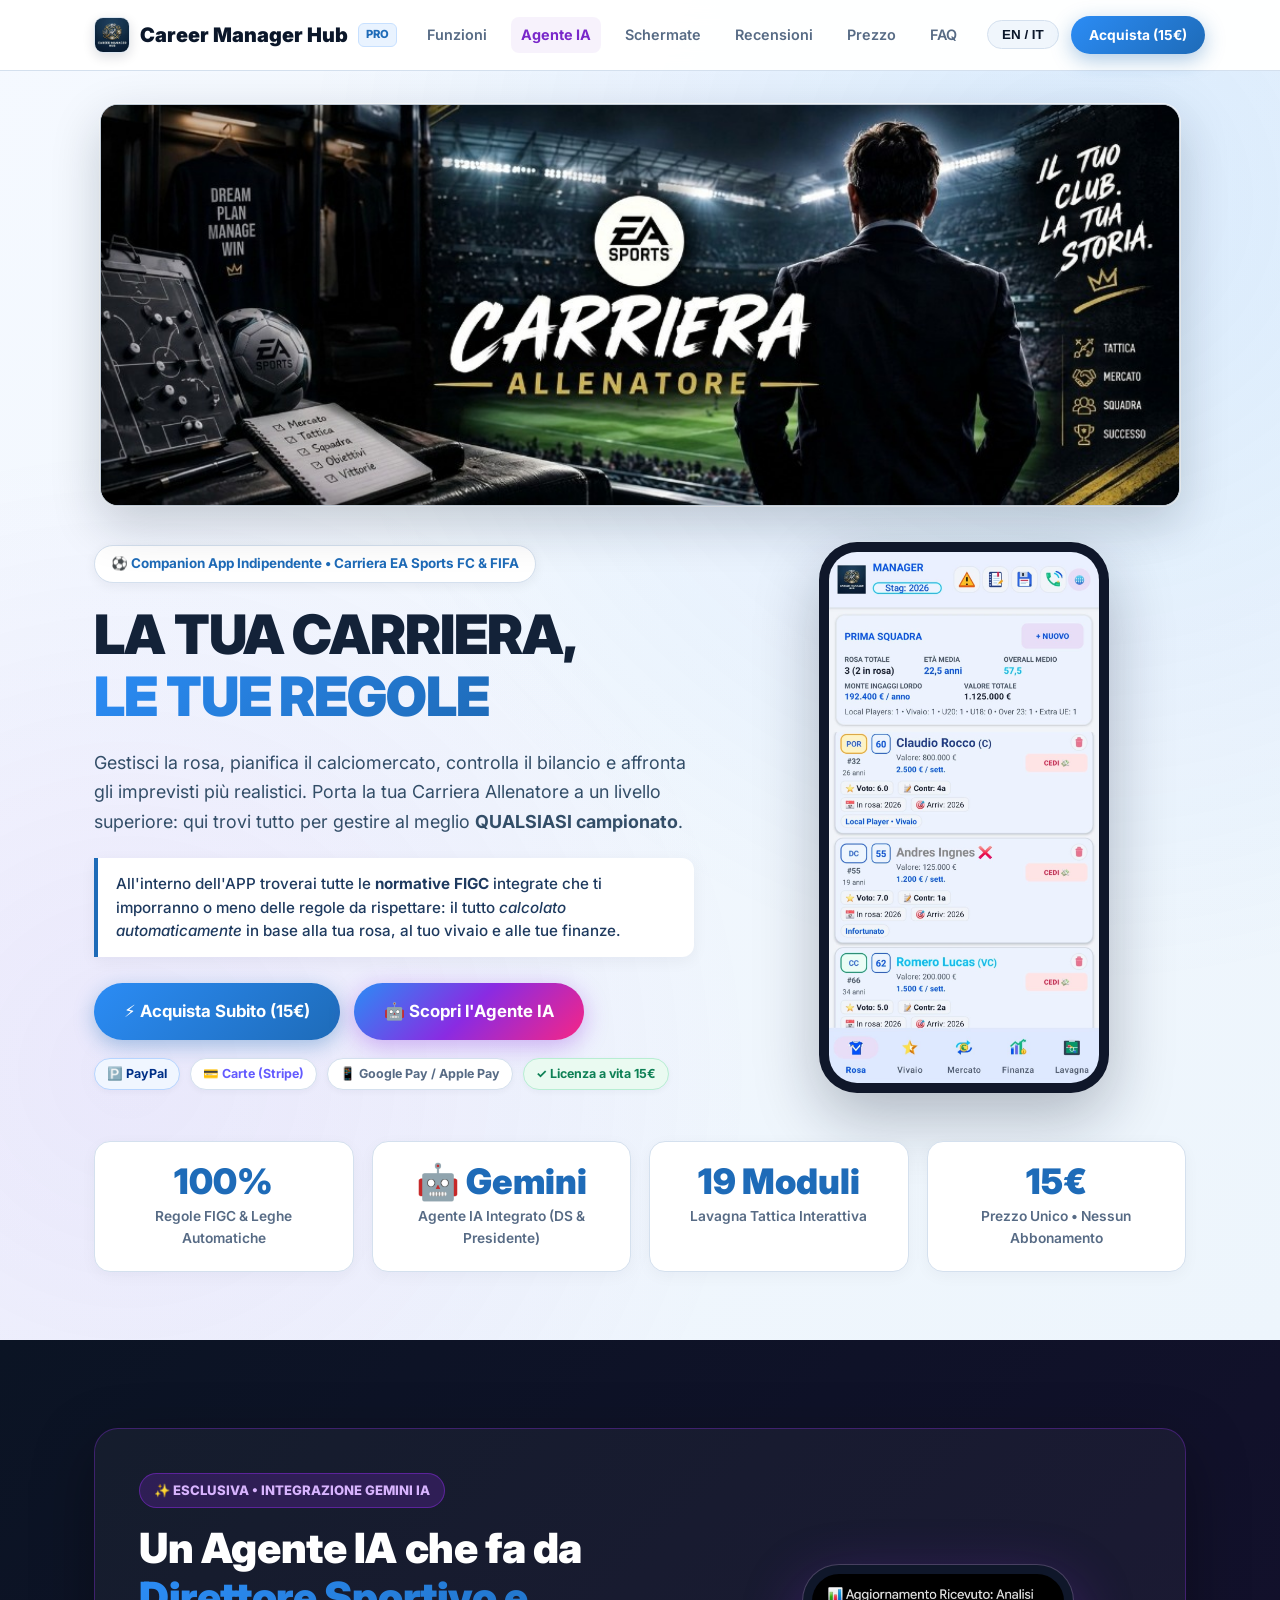
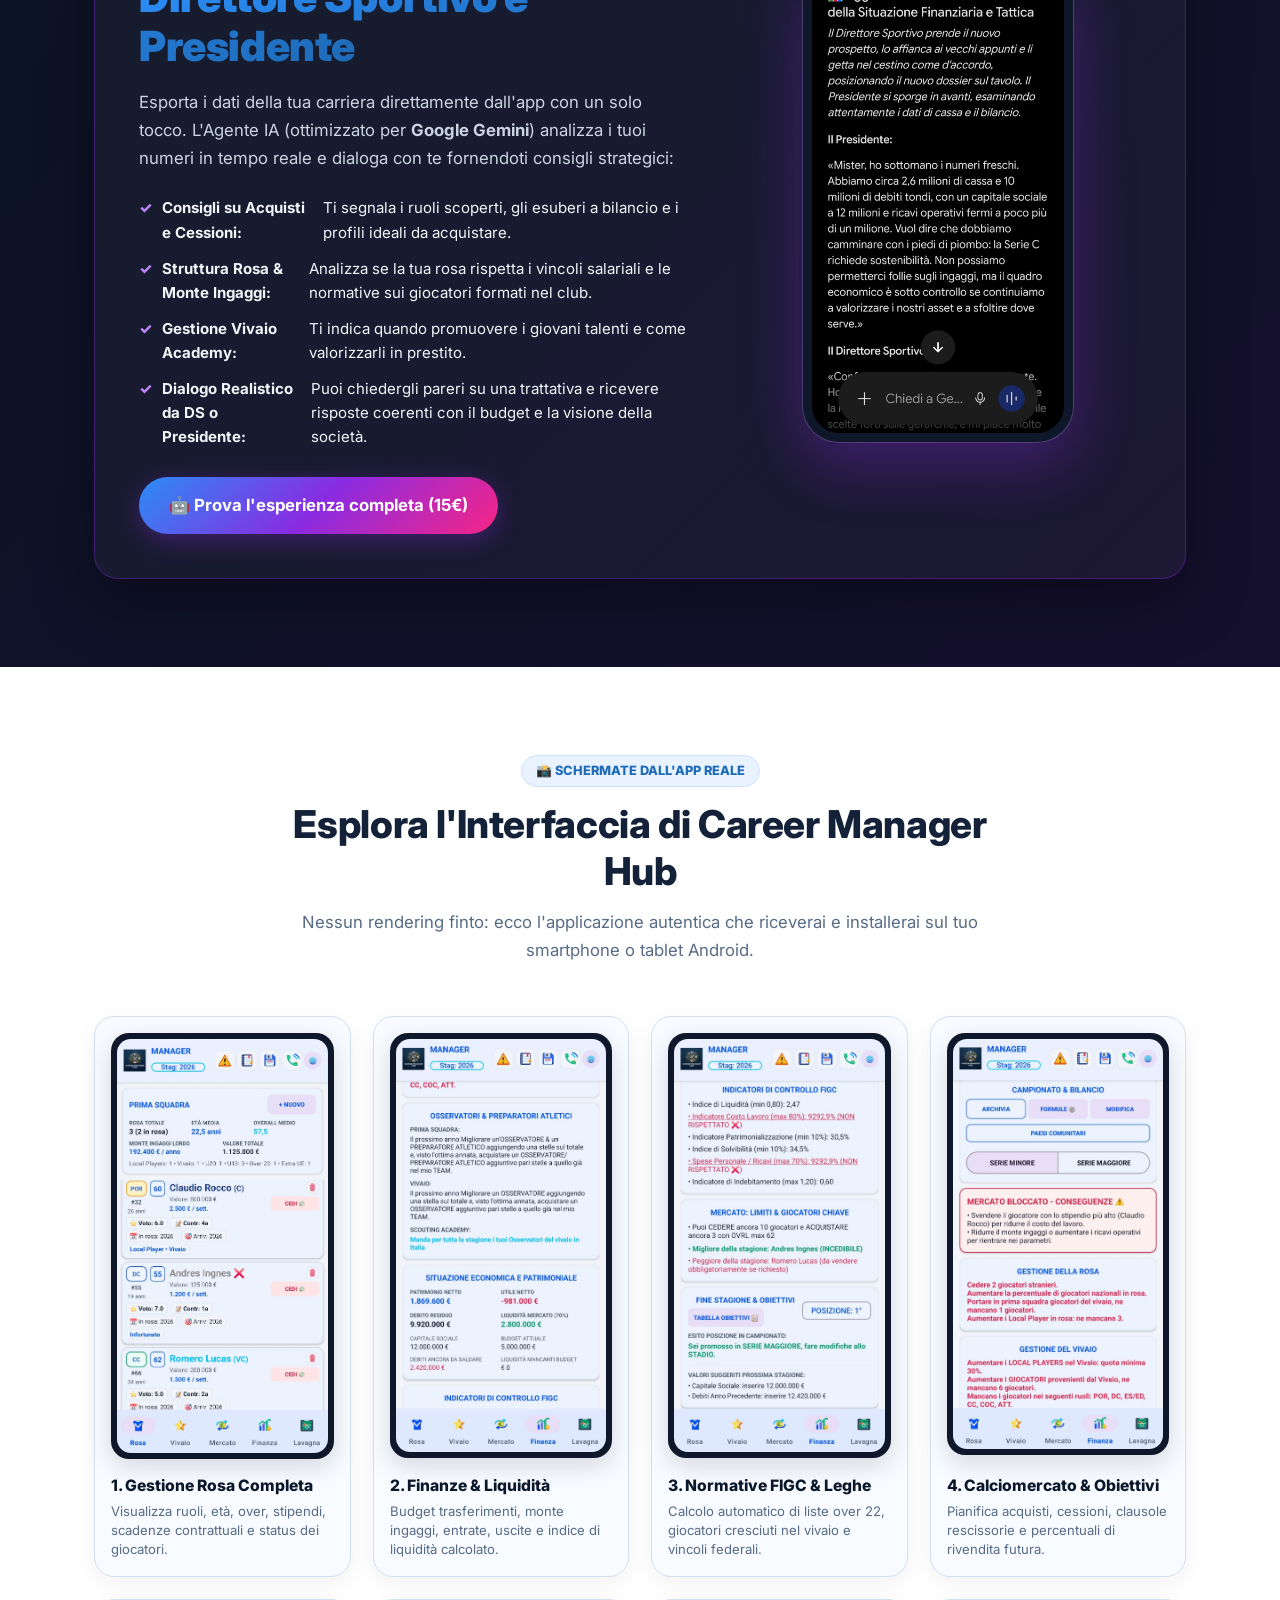
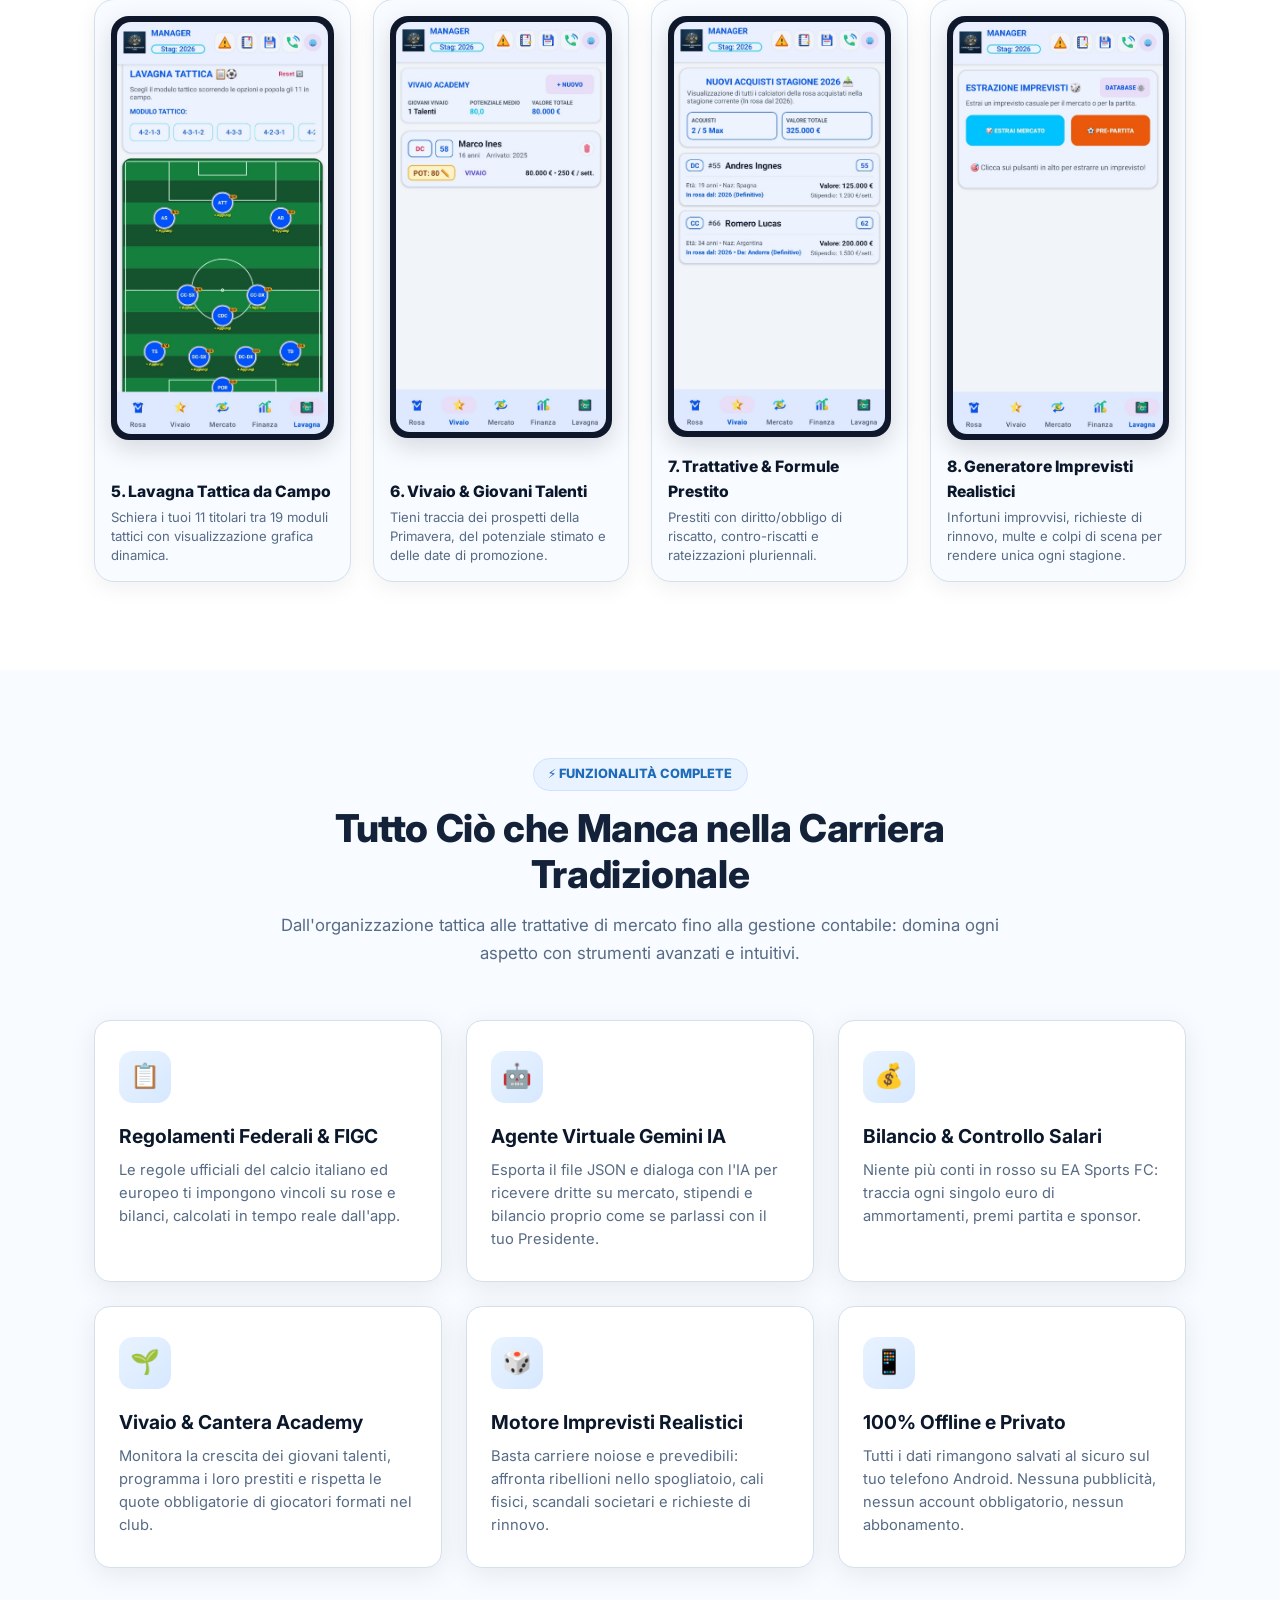
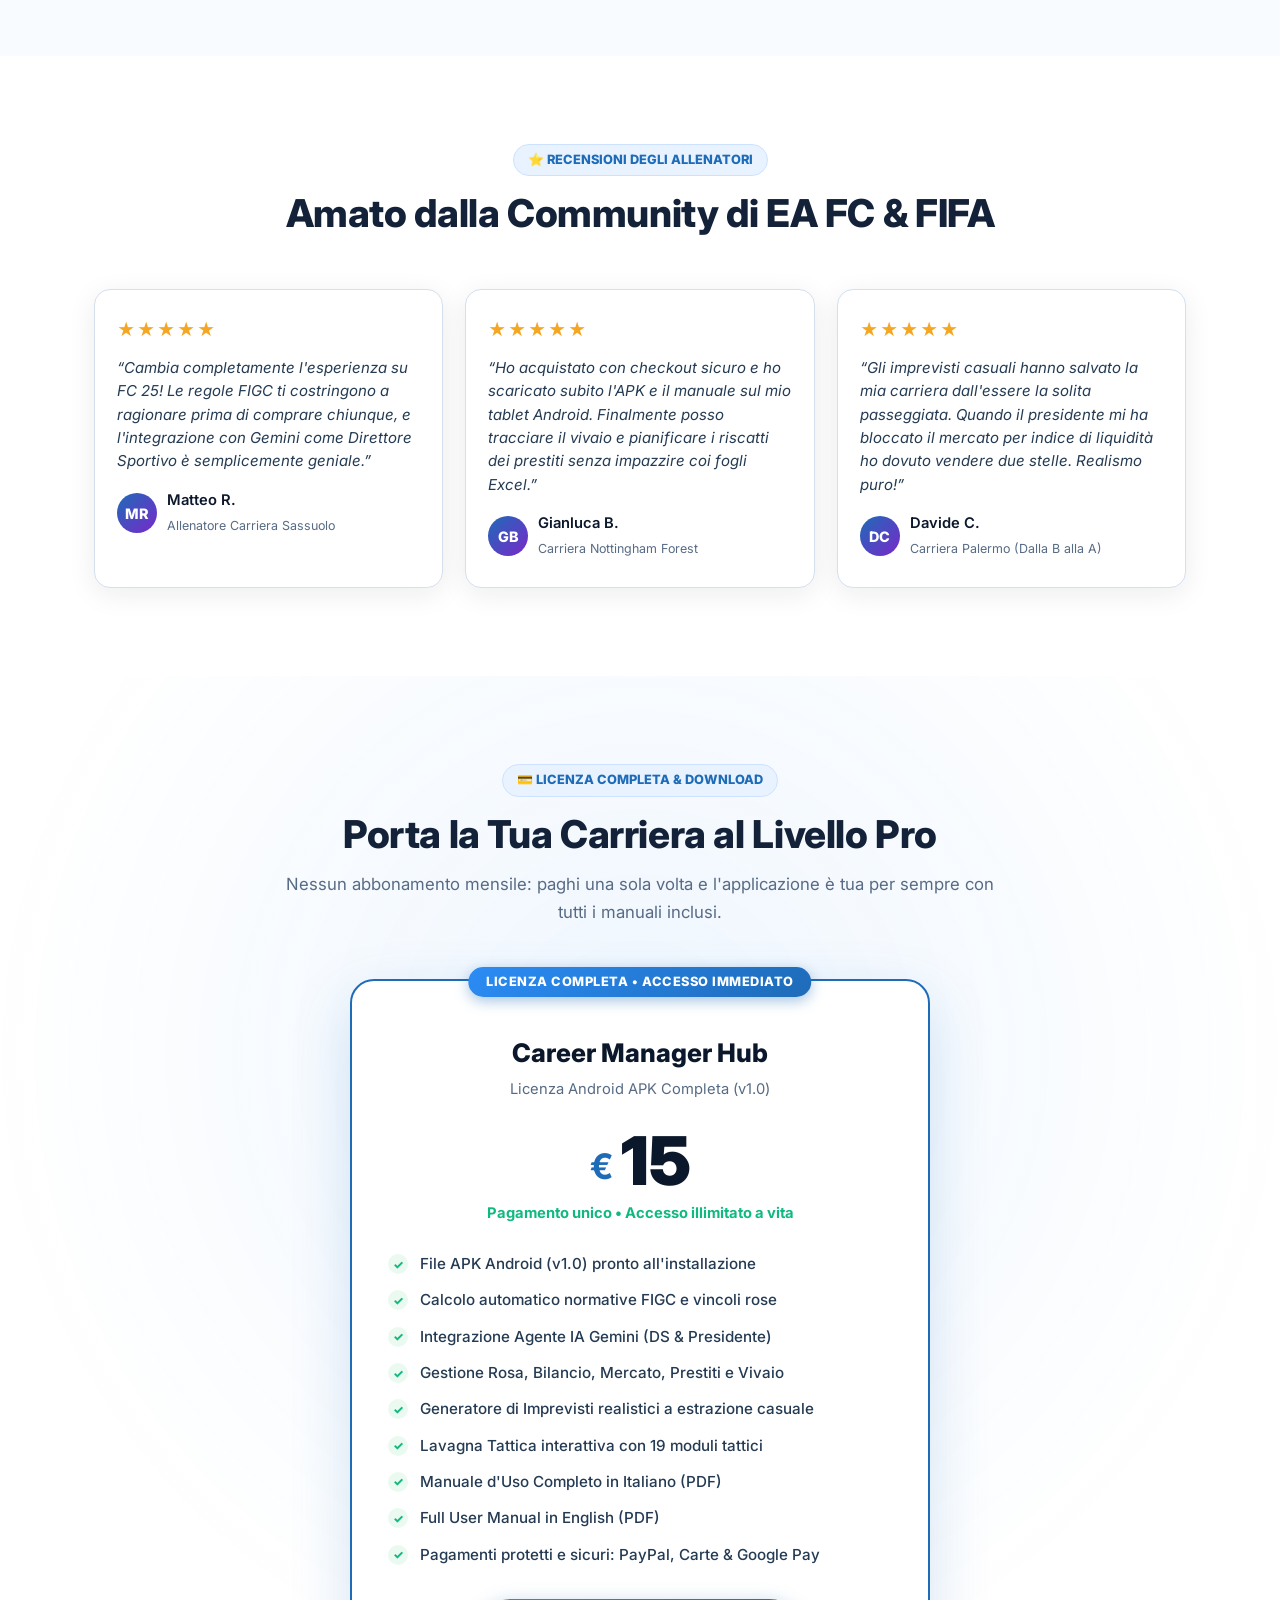
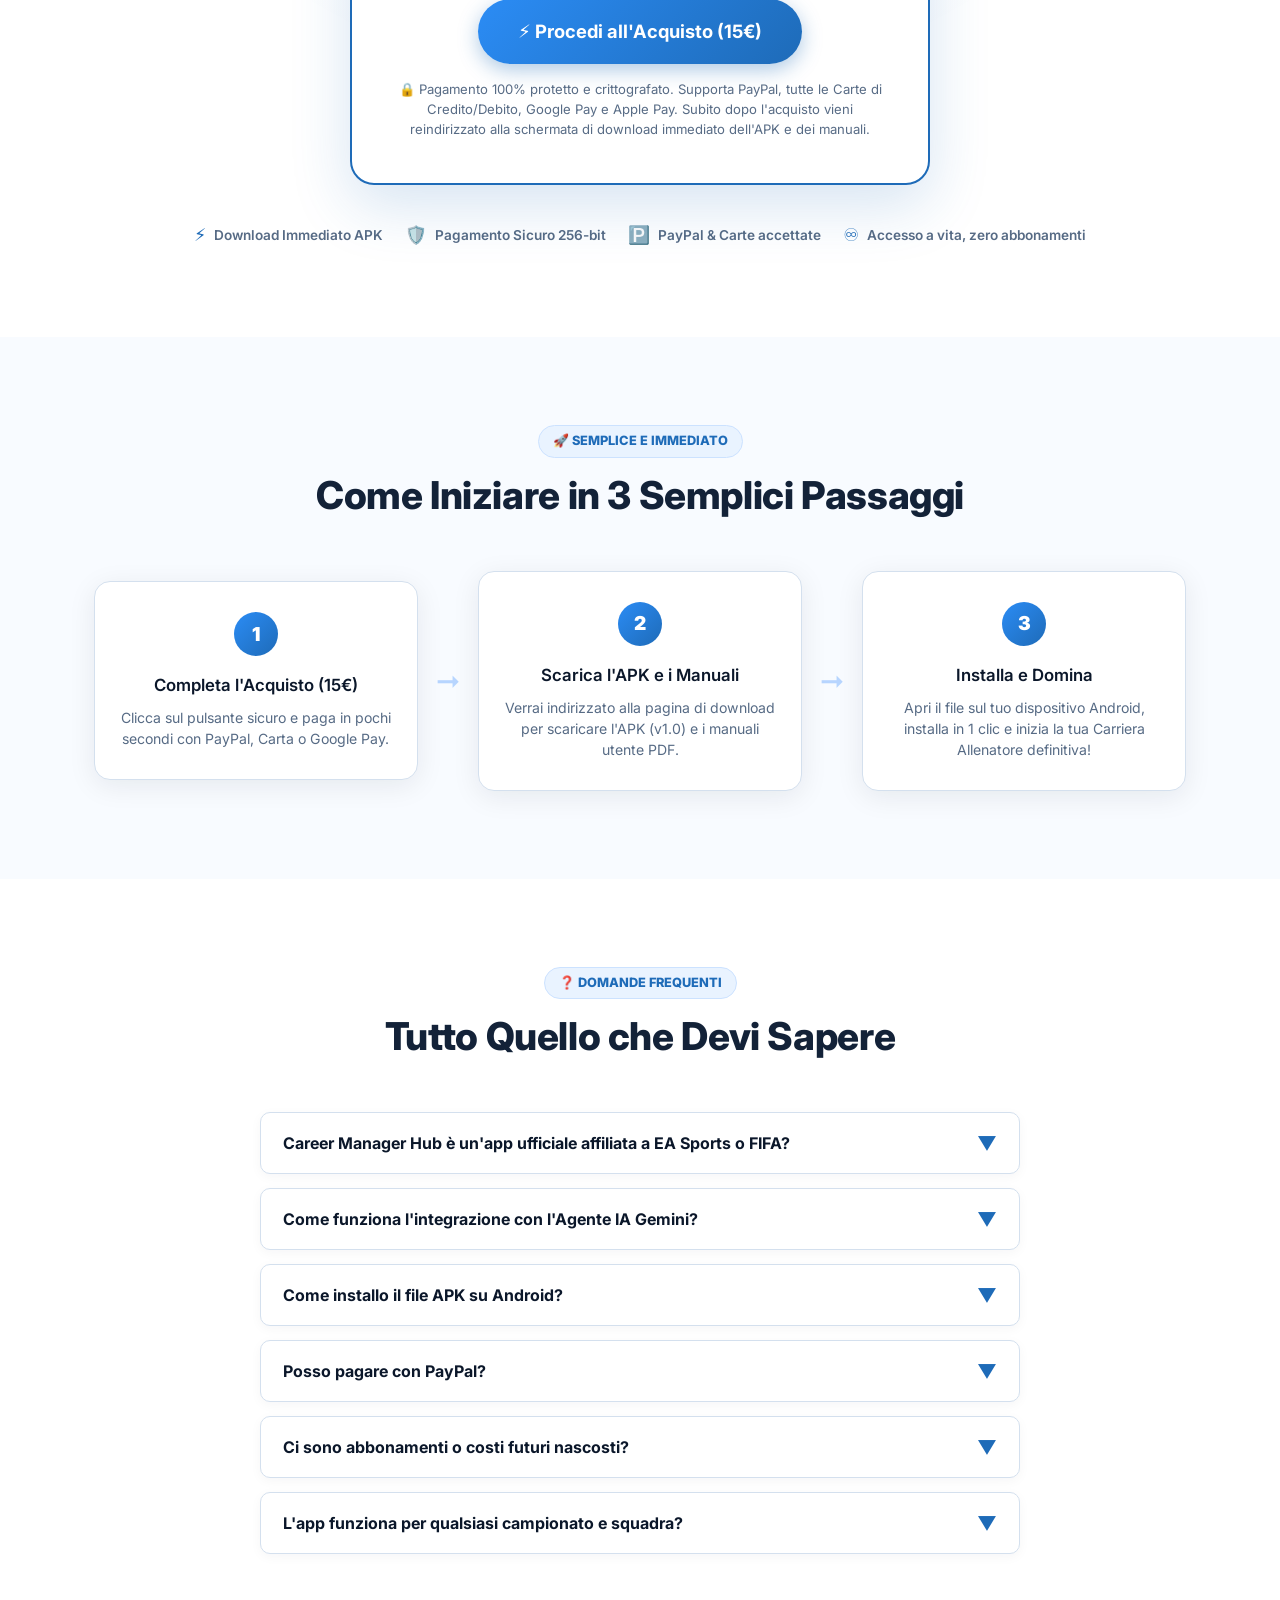
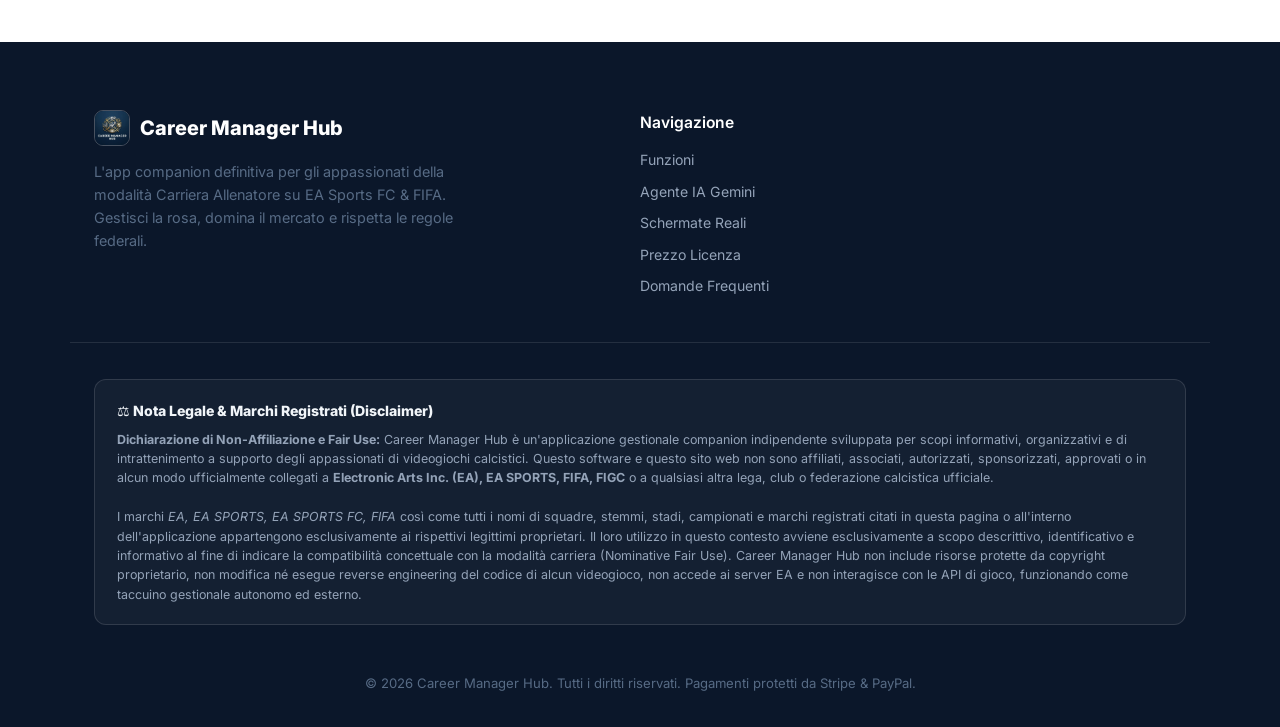
<file: index.html>
<!DOCTYPE html>
<html lang="it">
<head>
  <meta charset="UTF-8" />
  <meta name="viewport" content="width=device-width, initial-scale=1.0, maximum-scale=5.0" />
  <title>Career Manager Hub - La Tua Carriera, Le Tue Regole</title>
  <meta name="description" content="Career Manager Hub: l'app Android definitiva per la Carriera EA Sports FC &amp; FIFA con normative FIGC automatiche, vivaio, mercato, lavagna tattica e integrazione Agente IA (Gemini)." />
  <meta property="og:title" content="Career Manager Hub - La Tua Carriera, Le Tue Regole" />
  <meta property="og:description" content="Gestisci la rosa, pianifica il calciomercato, controlla il bilancio con regole FIGC e consulta l'Agente IA Gemini come tuo DS o Presidente." />
  <meta property="og:type" content="website" />
  <meta property="og:image" content="cover.jpg?v=3" />
  <meta name="twitter:card" content="summary_large_image" />
  <meta name="twitter:image" content="cover.jpg?v=3" />
  <link rel="icon" type="image/jpeg" href="logo.jpg?v=2" />
  <link rel="apple-touch-icon" href="logo.jpg?v=2" />
  <link rel="preconnect" href="https://fonts.googleapis.com" />
  <link rel="preconnect" href="https://fonts.gstatic.com" crossorigin />
  <link href="https://fonts.googleapis.com/css2?family=Inter:wght@400;500;600;700;800;900&amp;display=swap" rel="stylesheet" />
  <style>
/* CAREER MANAGER HUB - MODERN RESPONSIVE STYLES */
:root {
  --navy: #0b172a;
  --navy-card: #112240;
  --blue: #1e6bb8;
  --blue-light: #2b8cf5;
  --blue-glow: rgba(43, 140, 245, 0.28);
  --ai-purple: #7928ca;
  --ai-gradient: linear-gradient(135deg, #2b8cf5 0%, #8a2be2 50%, #f72585 100%);
  --gold: #f5a623;
  --green: #10b981;
  --red: #ef4444;
  --light: #f0f6fc;
  --bg: #ffffff;
  --bg-dark: #0a1324;
  --bg-dark2: #0f1f38;
  --text: #132238;
  --muted: #576b85;
  --border: #d4e0ee;
  --card-bg: #f8fbff;
  --radius: 16px;
  --radius-sm: 10px;
  --shadow: 0 6px 28px rgba(11,23,42,0.08);
  --shadow-lg: 0 16px 48px rgba(11,23,42,0.16);
  --transition: 0.24s cubic-bezier(0.4, 0, 0.2, 1);
}

*, *::before, *::after {
  box-sizing: border-box;
  margin: 0;
  padding: 0;
  max-width: 100%;
}
html, body {
  overflow-x: hidden !important;
  width: 100% !important;
  max-width: 100vw !important;
  position: relative;
  -webkit-text-size-adjust: 100%;
}
body {
  font-family: 'Inter', system-ui, -apple-system, sans-serif;
  color: var(--text);
  background: var(--bg);
  line-height: 1.6;
  font-size: 16px;
}
p, h1, h2, h3, h4, span, a, li, div {
  overflow-wrap: break-word;
  word-wrap: break-word;
}
html { scroll-behavior: smooth; overflow-x: hidden; width: 100%; max-width: 100%; }

body {
  font-family: 'Inter', system-ui, -apple-system, sans-serif;
  color: var(--text);
  background: var(--bg);
  line-height: 1.6;
  font-size: 16px;
  overflow-x: hidden;
  width: 100%;
  max-width: 100%;
  -webkit-text-size-adjust: 100%;
}

/* TYPOGRAPHY */
h1 { font-size: clamp(1.9rem, 5vw, 3.4rem); font-weight: 900; line-height: 1.15; letter-spacing: -0.02em; }
h2 { font-size: clamp(1.6rem, 3.8vw, 2.4rem); font-weight: 800; line-height: 1.22; letter-spacing: -0.01em; }
h3 { font-size: 1.2rem; font-weight: 700; }
h4 { font-size: 1.05rem; font-weight: 600; }
p { color: var(--muted); line-height: 1.65; }

/* CONTAINER */
.container {
  max-width: 1140px;
  margin: 0 auto;
  padding: 0 24px;
  width: 100%;
}
.section-pad { padding: 88px 0; }

/* BUTTONS */
.btn {
  display: inline-flex;
  align-items: center;
  justify-content: center;
  gap: 10px;
  border: none;
  border-radius: 50px;
  font-family: inherit;
  font-weight: 700;
  cursor: pointer;
  text-decoration: none;
  transition: var(--transition);
  white-space: nowrap;
}
.btn-primary {
  background: linear-gradient(135deg, var(--blue-light), var(--blue));
  color: #ffffff !important;
  box-shadow: 0 6px 20px rgba(30,107,184,0.36);
}
.btn-primary:hover {
  transform: translateY(-2px);
  box-shadow: 0 10px 30px rgba(30,107,184,0.48);
  filter: brightness(1.06);
}
.btn-ai {
  background: var(--ai-gradient);
  color: #ffffff !important;
  box-shadow: 0 6px 24px rgba(138,43,226,0.35);
}
.btn-ai:hover {
  transform: translateY(-2px);
  box-shadow: 0 10px 32px rgba(138,43,226,0.52);
  filter: brightness(1.08);
}
.btn-outline {
  background: transparent;
  color: var(--blue);
  border: 2px solid var(--border);
}
.btn-outline:hover {
  border-color: var(--blue);
  background: var(--light);
}
.btn-sm { padding: 8px 18px; font-size: 0.86rem; }
.btn-lg { padding: 15px 30px; font-size: 1.05rem; }
.btn-xl { padding: 18px 40px; font-size: 1.15rem; }

/* NAVBAR */
.navbar {
  position: fixed;
  top: 0; left: 0; right: 0;
  z-index: 1000;
  background: rgba(255,255,255,0.96);
  backdrop-filter: blur(14px);
  -webkit-backdrop-filter: blur(14px);
  border-bottom: 1px solid var(--border);
  transition: var(--transition);
}
.nav-inner {
  max-width: 1140px;
  margin: 0 auto;
  padding: 0 24px;
  height: 70px;
  display: flex;
  align-items: center;
  justify-content: space-between;
  gap: 20px;
}
.nav-logo {
  font-size: 1.25rem;
  font-weight: 900;
  color: var(--navy);
  text-decoration: none;
  display: flex;
  align-items: center;
  gap: 10px;
  flex-shrink: 0;
}
.nav-logo-img {
  width: 36px;
  height: 36px;
  border-radius: 9px;
  object-fit: cover;
  box-shadow: 0 4px 12px rgba(11,23,42,0.14);
  border: 1px solid rgba(212,224,238,0.8);
}
.nav-logo-badge {
  background: #e9f3ff;
  color: var(--blue);
  font-size: 0.70rem;
  font-weight: 800;
  padding: 2px 7px;
  border-radius: 6px;
  border: 1px solid #c7e0ff;
}

/* NAV LINKS - STRICTLY ONE LINE, NO WRAPPING */
.nav-links {
  display: flex;
  align-items: center;
  gap: 14px;
  margin: 0 auto;
}
.nav-links a {
  text-decoration: none;
  color: var(--muted);
  font-weight: 600;
  font-size: 0.90rem;
  white-space: nowrap !important;
  display: inline-flex;
  align-items: center;
  padding: 6px 10px;
  border-radius: 8px;
  transition: var(--transition);
}
.nav-links a:hover { color: var(--blue); background: rgba(30,107,184,0.06); }
.nav-links a.ai-nav-link {
  color: #7928ca;
  font-weight: 700;
  background: rgba(121,40,202,0.06);
}
.nav-links a.ai-nav-link:hover {
  background: rgba(121,40,202,0.12);
}

.nav-actions {
  display: flex;
  align-items: center;
  gap: 12px;
  flex-shrink: 0;
}
.lang-toggle {
  background: var(--light);
  border: 1px solid var(--border);
  border-radius: 50px;
  padding: 6px 14px;
  font-size: 0.84rem;
  font-weight: 700;
  cursor: pointer;
  color: var(--navy);
  display: inline-flex;
  align-items: center;
  gap: 6px;
  transition: var(--transition);
  white-space: nowrap;
}
.lang-toggle:hover {
  border-color: var(--blue);
  background: white;
}

/* HAMBURGER - CLEAN CSS BARS */
.hamburger {
  display: none;
  background: transparent;
  border: none;
  cursor: pointer;
  padding: 8px;
  flex-direction: column;
  justify-content: center;
  align-items: center;
  gap: 5px;
  width: 40px;
  height: 40px;
  border-radius: 8px;
}
.hamburger span {
  display: block;
  width: 22px;
  height: 2.5px;
  background: var(--navy);
  border-radius: 3px;
  transition: var(--transition);
}
.hamburger.open span:nth-child(1) { transform: translateY(7.5px) rotate(45deg); }
.hamburger.open span:nth-child(2) { opacity: 0; }
.hamburger.open span:nth-child(3) { transform: translateY(-7.5px) rotate(-45deg); }

/* MOBILE MENU DRAWER */
.mobile-menu {
  display: none;
  position: fixed;
  top: 70px; left: 0; right: 0;
  background: rgba(255,255,255,0.98);
  backdrop-filter: blur(18px);
  -webkit-backdrop-filter: blur(18px);
  border-bottom: 2px solid var(--border);
  padding: 16px 20px 24px;
  flex-direction: column;
  gap: 6px;
  z-index: 999;
  box-shadow: 0 16px 36px rgba(11,23,42,0.16);
  transform: translateY(-10px);
  opacity: 0;
  pointer-events: none;
  transition: transform 0.25s ease, opacity 0.25s ease;
}
.mobile-menu.open {
  transform: translateY(0);
  opacity: 1;
  pointer-events: auto;
}
.mobile-menu a {
  text-decoration: none;
  color: var(--navy);
  font-weight: 700;
  font-size: 1.05rem;
  padding: 12px 14px;
  border-radius: 10px;
  display: flex;
  align-items: center;
  gap: 10px;
  transition: var(--transition);
}
.mobile-menu a:hover {
  background: var(--light);
  color: var(--blue);
}
.mobile-menu a.ai-nav-link {
  color: #7928ca;
  background: rgba(121,40,202,0.06);
}
.mobile-menu-cta {
  margin-top: 10px;
  width: 100%;
  justify-content: center;
}

/* HERO SECTION */
.hero {
  padding: 104px 0 68px;
  background: radial-gradient(circle at 85% 15%, rgba(43, 140, 245, 0.12) 0%, transparent 50%),
              radial-gradient(circle at 10% 80%, rgba(138, 43, 226, 0.08) 0%, transparent 40%),
              linear-gradient(135deg, #f5f9ff 0%, #edf5fc 100%);
}

/* HERO COVER BANNER - ALWAYS 100% VISIBLE */
.hero-cover-wrapper {
  max-width: 1080px;
  margin: 0 auto 36px;
  border-radius: 18px;
  overflow: hidden;
  box-shadow: 0 18px 50px rgba(11,23,42,0.20), 0 0 0 1px rgba(255,255,255,0.85);
  border: 1px solid rgba(212,224,238,0.9);
  background: #000000;
  position: relative;
  opacity: 1 !important;
  visibility: visible !important;
  display: block !important;
}
.hero-cover-img {
  width: 100%;
  height: auto;
  display: block;
  object-fit: cover;
  opacity: 1 !important;
  visibility: visible !important;
  transition: transform 0.4s ease;
}
.hero-cover-wrapper:hover .hero-cover-img {
  transform: scale(1.012);
}

.hero-inner {
  display: grid;
  grid-template-columns: 1.15fr 0.85fr;
  gap: 48px;
  align-items: center;
}
.hero-badge {
  display: inline-flex;
  align-items: center;
  gap: 8px;
  background: white;
  border: 1px solid var(--border);
  padding: 7px 16px;
  border-radius: 50px;
  font-size: 0.84rem;
  font-weight: 700;
  color: var(--blue);
  box-shadow: 0 3px 12px rgba(11,23,42,0.06);
  margin-bottom: 20px;
}
.highlight-text {
  background: linear-gradient(135deg, var(--blue-light), var(--blue));
  -webkit-background-clip: text;
  -webkit-text-fill-color: transparent;
}
.hero-sub {
  font-size: 1.12rem;
  margin: 20px 0 22px;
  line-height: 1.65;
  color: #334e68;
}
.hero-quote-box {
  background: white;
  border-left: 4px solid var(--blue);
  border-radius: 0 12px 12px 0;
  padding: 14px 18px;
  margin-bottom: 26px;
  box-shadow: 0 4px 16px rgba(11,23,42,0.05);
}
.hero-quote-box p {
  color: #1e3a5f;
  font-size: 0.95rem;
  font-weight: 500;
  line-height: 1.55;
  margin: 0;
}
.hero-ctas {
  display: flex;
  gap: 14px;
  align-items: center;
  flex-wrap: wrap;
}

.pm-pills {
  display: flex;
  align-items: center;
  gap: 10px;
  margin-top: 18px;
  flex-wrap: wrap;
}
.pm-pill {
  font-size: 0.78rem;
  font-weight: 700;
  padding: 5px 12px;
  border-radius: 50px;
  background: white;
  border: 1px solid var(--border);
  color: var(--muted);
  box-shadow: 0 2px 6px rgba(11,23,42,0.04);
}
.pm-pill.paypal { color: #003087; border-color: #b7d5ff; background: #f0f6ff; }
.pm-pill.stripe { color: #635bff; }
.pm-pill.tag { background: #eafaf1; color: #0e8055; border-color: #b7eed3; }

/* PHONE MOCKUP */
.hero-visual {
  display: flex;
  justify-content: center;
  align-items: center;
}
.phone-mockup-real {
  width: 290px;
  background: #0f172a;
  border-radius: 38px;
  padding: 10px;
  box-shadow: 0 24px 64px rgba(11,23,42,0.28), 0 0 0 1px rgba(255,255,255,0.12);
  position: relative;
  transition: transform 0.35s ease;
}
.phone-mockup-real:hover {
  transform: translateY(-6px) scale(1.02);
}
.hero-screen-img {
  width: 100%;
  height: auto;
  display: block;
  border-radius: 28px;
}

/* STATS BAR */
.stats-grid {
  display: grid;
  grid-template-columns: repeat(4, 1fr);
  gap: 18px;
  margin-top: 48px;
}
.stat-item {
  background: white;
  border: 1px solid var(--border);
  border-radius: var(--radius);
  padding: 22px 18px;
  text-align: center;
  box-shadow: 0 4px 16px rgba(11,23,42,0.04);
}
.stat-num {
  font-size: 2.2rem;
  font-weight: 900;
  color: var(--blue);
  line-height: 1;
}
.stat-label {
  font-size: 0.86rem;
  font-weight: 600;
  color: var(--muted);
  margin-top: 6px;
}

/* AI SPOTLIGHT SECTION */
.section-ai {
  background: linear-gradient(135deg, #0b1424 0%, #150f2e 100%);
  color: white;
  position: relative;
  overflow: hidden;
}
.ai-spotlight-box {
  background: rgba(255,255,255,0.04);
  border: 1px solid rgba(138,43,226,0.35);
  border-radius: 24px;
  padding: 44px;
  display: grid;
  grid-template-columns: 1.15fr 0.85fr;
  gap: 48px;
  align-items: center;
  box-shadow: 0 20px 60px rgba(0,0,0,0.35);
}
.ai-badge {
  display: inline-flex;
  align-items: center;
  gap: 8px;
  background: rgba(138,43,226,0.22);
  border: 1px solid rgba(138,43,226,0.5);
  color: #d8b4fe;
  padding: 6px 14px;
  border-radius: 50px;
  font-size: 0.82rem;
  font-weight: 800;
  margin-bottom: 16px;
}
.ai-title {
  color: white;
  font-size: clamp(1.8rem, 4vw, 2.6rem);
  font-weight: 900;
  line-height: 1.18;
}
.ai-desc {
  color: #cbd5e1;
  font-size: 1.05rem;
  line-height: 1.65;
  margin: 18px 0 24px;
}
.ai-features-list {
  list-style: none;
  display: flex;
  flex-direction: column;
  gap: 12px;
  margin-bottom: 28px;
}
.ai-features-list li {
  display: flex;
  align-items: flex-start;
  gap: 10px;
  color: #f1f5f9;
  font-size: 0.94rem;
}
.ai-features-list li span.ai-bullet {
  color: #c084fc;
  font-weight: 800;
}
.ai-visual {
  display: flex;
  justify-content: center;
}
.phone-mockup-ai {
  width: 270px;
  background: #0f172a;
  border-radius: 36px;
  padding: 9px;
  box-shadow: 0 20px 60px rgba(138,43,226,0.35), 0 0 0 1px rgba(255,255,255,0.18);
}
.ai-real-img {
  width: 100%;
  height: auto;
  display: block;
  border-radius: 27px;
}

/* SCREENSHOTS GALLERY SECTION */
.section-screenshots {
  background: #ffffff;
}
.section-header {
  text-align: center;
  max-width: 720px;
  margin: 0 auto 52px;
}
.section-tag {
  display: inline-block;
  background: #e9f3ff;
  color: var(--blue);
  font-size: 0.80rem;
  font-weight: 800;
  padding: 5px 14px;
  border-radius: 50px;
  margin-bottom: 14px;
  border: 1px solid #cce2ff;
}
.section-desc {
  margin-top: 14px;
  font-size: 1.05rem;
}
.screenshots-gallery-grid {
  display: grid;
  grid-template-columns: repeat(4, 1fr);
  gap: 22px;
}
.app-screen-card {
  background: var(--card-bg);
  border: 1px solid var(--border);
  border-radius: 20px;
  padding: 16px;
  display: flex;
  flex-direction: column;
  box-shadow: 0 6px 22px rgba(11,23,42,0.06);
  transition: transform 0.3s ease, box-shadow 0.3s ease;
}
.app-screen-card:hover {
  transform: translateY(-6px);
  box-shadow: 0 14px 34px rgba(11,23,42,0.12);
}
.app-screen-frame {
  background: #0f172a;
  border-radius: 18px;
  padding: 6px;
  box-shadow: 0 8px 24px rgba(11,23,42,0.15);
  margin-bottom: 14px;
}
.app-screen-img {
  width: 100%;
  height: auto;
  display: block;
  border-radius: 14px;
}
.app-screen-info {
  margin-top: auto;
}
.app-screen-title {
  font-size: 0.98rem;
  font-weight: 800;
  color: var(--navy);
  margin-bottom: 4px;
}
.app-screen-desc {
  font-size: 0.82rem;
  color: var(--muted);
  line-height: 1.45;
}

/* FEATURES GRID */
.section-features {
  background: #f8fbff;
}
.features-grid {
  display: grid;
  grid-template-columns: repeat(3, 1fr);
  gap: 24px;
}
.feature-card {
  background: white;
  border: 1px solid var(--border);
  border-radius: var(--radius);
  padding: 30px 24px;
  box-shadow: var(--shadow);
  transition: var(--transition);
}
.feature-card:hover {
  transform: translateY(-4px);
  box-shadow: var(--shadow-lg);
  border-color: #b7d5ff;
}
.feature-icon-box {
  width: 52px;
  height: 52px;
  border-radius: 14px;
  background: linear-gradient(135deg, #e9f3ff, #d6e8ff);
  color: var(--blue);
  display: flex;
  align-items: center;
  justify-content: center;
  font-size: 1.5rem;
  margin-bottom: 18px;
}
.feature-card h3 {
  color: var(--navy);
  margin-bottom: 8px;
}
.feature-card p {
  font-size: 0.92rem;
  line-height: 1.55;
}

/* REVIEWS GRID */
.reviews-grid {
  display: grid;
  grid-template-columns: repeat(3, 1fr);
  gap: 22px;
}
.review-card {
  background: white;
  border: 1px solid var(--border);
  border-radius: var(--radius);
  padding: 26px 22px;
  box-shadow: var(--shadow);
}
.review-stars {
  color: var(--gold);
  font-size: 1.1rem;
  margin-bottom: 12px;
  letter-spacing: 2px;
}
.review-text {
  font-style: italic;
  font-size: 0.94rem;
  color: #243b53;
  line-height: 1.55;
  margin-bottom: 16px;
}
.review-author {
  display: flex;
  align-items: center;
  gap: 10px;
}
.review-author-img {
  width: 40px;
  height: 40px;
  border-radius: 50%;
  background: linear-gradient(135deg, var(--blue), var(--ai-purple));
  color: white;
  display: flex;
  align-items: center;
  justify-content: center;
  font-weight: 800;
  font-size: 0.9rem;
}
.review-author-info h4 { font-size: 0.92rem; color: var(--navy); }
.review-author-info span { font-size: 0.78rem; color: var(--muted); }

/* PRICING SECTION */
.section-pricing {
  background: radial-gradient(circle at 50% 30%, rgba(43, 140, 245, 0.08) 0%, transparent 60%), #ffffff;
}
.pricing-card {
  max-width: 580px;
  margin: 0 auto;
  background: white;
  border: 2px solid var(--blue);
  border-radius: 24px;
  padding: 44px 36px;
  text-align: center;
  box-shadow: 0 20px 60px rgba(30,107,184,0.18);
  position: relative;
}
.pricing-badge-popular {
  position: absolute;
  top: -14px;
  left: 50%;
  transform: translateX(-50%);
  background: linear-gradient(135deg, var(--blue-light), var(--blue));
  color: white;
  font-size: 0.80rem;
  font-weight: 800;
  padding: 5px 18px;
  border-radius: 50px;
  letter-spacing: 0.04em;
  box-shadow: 0 4px 14px rgba(30,107,184,0.4);
  white-space: nowrap;
}
.pricing-title {
  font-size: 1.6rem;
  font-weight: 800;
  color: var(--navy);
  margin-top: 8px;
}
.pricing-subtitle {
  font-size: 0.92rem;
  color: var(--muted);
  margin-top: 4px;
}
.pricing-price-wrapper {
  margin: 26px 0 22px;
}
.pricing-price {
  font-size: 4.2rem;
  font-weight: 900;
  color: var(--navy);
  line-height: 1;
}
.pricing-currency {
  font-size: 2.2rem;
  font-weight: 700;
  vertical-align: super;
  color: var(--blue);
  margin-right: 4px;
}
.pricing-period {
  display: block;
  font-size: 0.92rem;
  font-weight: 700;
  color: var(--green);
  margin-top: 8px;
}
.pricing-features {
  list-style: none;
  text-align: left;
  margin: 26px 0 32px;
  display: flex;
  flex-direction: column;
  gap: 12px;
}
.pricing-features li {
  display: flex;
  align-items: center;
  gap: 12px;
  font-size: 0.95rem;
  color: #243b53;
  font-weight: 500;
}
.pricing-features li span.check {
  width: 20px;
  height: 20px;
  border-radius: 50%;
  background: #eafaf1;
  color: var(--green);
  display: inline-flex;
  align-items: center;
  justify-content: center;
  font-weight: 800;
  font-size: 0.75rem;
  flex-shrink: 0;
}
.pricing-note {
  font-size: 0.82rem;
  color: var(--muted);
  margin-top: 16px;
  line-height: 1.5;
}
.pricing-guarantees {
  display: flex;
  justify-content: center;
  gap: 22px;
  margin-top: 36px;
  flex-wrap: wrap;
}
.guarantee-item {
  display: flex;
  align-items: center;
  gap: 8px;
  font-size: 0.85rem;
  font-weight: 600;
  color: var(--muted);
}
.guarantee-icon { color: var(--blue); font-size: 1.1rem; }

/* STEPS / HOW IT WORKS */
.section-howto { background: #f8fbff; }
.steps-grid {
  display: flex;
  align-items: center;
  justify-content: space-between;
  gap: 18px;
}
.step-card {
  background: white;
  border: 1px solid var(--border);
  border-radius: var(--radius);
  padding: 30px 22px;
  flex: 1;
  text-align: center;
  box-shadow: var(--shadow);
}
.step-num {
  width: 44px;
  height: 44px;
  border-radius: 50%;
  background: linear-gradient(135deg, var(--blue-light), var(--blue));
  color: white;
  font-weight: 900;
  font-size: 1.2rem;
  display: flex;
  align-items: center;
  justify-content: center;
  margin: 0 auto 16px;
}
.step-card h4 { color: var(--navy); margin-bottom: 8px; }
.step-card p { font-size: 0.88rem; line-height: 1.5; }
.step-arrow { font-size: 1.8rem; color: #b7d5ff; font-weight: 900; }

/* FAQ */
.faq-list {
  max-width: 760px;
  margin: 0 auto;
  display: flex;
  flex-direction: column;
  gap: 14px;
}
.faq-item {
  background: white;
  border: 1px solid var(--border);
  border-radius: var(--radius-sm);
  overflow: hidden;
  box-shadow: 0 3px 12px rgba(11,23,42,0.04);
}
.faq-q {
  width: 100%;
  padding: 18px 22px;
  background: none;
  border: none;
  font-family: inherit;
  font-size: 1rem;
  font-weight: 700;
  color: var(--navy);
  text-align: left;
  display: flex;
  justify-content: space-between;
  align-items: center;
  cursor: pointer;
}
.faq-arrow {
  font-size: 1.2rem;
  transition: transform 0.25s ease;
  color: var(--blue);
}
.faq-q.open .faq-arrow { transform: rotate(180deg); }
.faq-a {
  padding: 0 22px 18px;
  font-size: 0.94rem;
  color: var(--muted);
  line-height: 1.6;
  display: none;
}
.faq-a.visible { display: block; }

/* FOOTER */
.footer {
  background: var(--navy);
  color: #94a3b8;
  padding: 68px 0 32px;
}
.footer-inner {
  display: grid;
  grid-template-columns: 2fr 1fr 1fr;
  gap: 48px;
  padding-bottom: 44px;
  border-bottom: 1px solid rgba(255,255,255,0.1);
}
.footer-brand { display: flex; flex-direction: column; gap: 14px; }
.footer-logo {
  display: flex;
  align-items: center;
  gap: 10px;
  color: white;
  font-size: 1.25rem;
  font-weight: 800;
  text-decoration: none;
}
.footer-logo-img {
  width: 36px;
  height: 36px;
  border-radius: 9px;
  object-fit: cover;
  border: 1px solid rgba(255,255,255,0.25);
}
.footer-desc { font-size: 0.90rem; max-width: 360px; line-height: 1.6; }
.footer-col h4 { color: white; margin-bottom: 14px; font-size: 0.98rem; }
.footer-links { list-style: none; display: flex; flex-direction: column; gap: 9px; }
.footer-links a { color: #94a3b8; text-decoration: none; font-size: 0.88rem; transition: color 0.2s; }
.footer-links a:hover { color: white; }
.footer-bottom {
  padding-top: 28px;
  text-align: center;
  font-size: 0.82rem;
  color: rgba(255,255,255,0.45);
}

/* FADE-IN ANIMATION FOR CARDS */
.fade-in {
  opacity: 0;
  transform: translateY(20px);
  transition: opacity 0.5s ease, transform 0.5s ease;
}
.fade-in.visible {
  opacity: 1;
  transform: translateY(0);
}

/* RESPONSIVE DESIGN - TABLET & MOBILE */
@media (max-width: 1024px) {
  .nav-inner { padding: 0 16px; }
  .nav-links { gap: 8px; }
  .nav-links a { font-size: 0.84rem; padding: 4px 6px; }
  .ai-spotlight-box { grid-template-columns: 1fr; gap: 32px; padding: 32px 20px; }
  .features-grid { grid-template-columns: repeat(2, 1fr); }
  .screenshots-gallery-grid { grid-template-columns: repeat(2, 1fr); }
}

@media (max-width: 992px) {
  .nav-links { display: none !important; }
  .nav-actions .btn { display: none !important; }
  .hamburger { display: flex !important; }
  .mobile-menu { display: flex; }
  .hero-inner { grid-template-columns: 1fr; gap: 32px; text-align: left; }
  .hero-visual { order: -1; }
  .phone-mockup-real { width: 250px; }
}

@media (max-width: 768px) {
  *, *::before, *::after { max-width: 100%; }
  html, body { overflow-x: hidden !important; width: 100% !important; }
  .container { padding: 0 14px !important; width: 100% !important; }
  .section-pad { padding: 50px 0; }
  
  /* NAVBAR MOBILE */
  .nav-inner { height: 60px; padding: 0 12px; gap: 6px; }
  .nav-logo { font-size: 1rem; gap: 6px; min-width: 0; flex: 1; }
  .nav-logo span { white-space: nowrap; font-size: 0.92rem; font-weight: 800; letter-spacing: -0.01em; }
  .nav-logo-badge { display: none !important; }
  .nav-logo-img { width: 30px; height: 30px; }
  .lang-toggle { padding: 4px 8px; font-size: 0.74rem; }
  .hamburger { width: 36px; height: 36px; padding: 5px; }

  /* HERO MOBILE */
  .hero { padding: 76px 0 34px; }
  .hero-cover-wrapper {
    margin: 0 auto 18px;
    border-radius: 12px;
    box-shadow: 0 8px 24px rgba(11,23,42,0.18);
    width: 100%;
  }
  .hero-cover-img { border-radius: 12px; }
  .hero-badge {
    font-size: 0.74rem;
    padding: 5px 10px;
    margin-bottom: 12px;
    white-space: normal;
    text-align: center;
    line-height: 1.35;
  }
  h1 {
    font-size: clamp(1.65rem, 6.2vw, 2.2rem) !important;
    line-height: 1.18;
    overflow-wrap: break-word;
  }
  h2 {
    font-size: clamp(1.4rem, 5.2vw, 1.85rem) !important;
    line-height: 1.22;
    overflow-wrap: break-word;
  }
  .hero-sub {
    font-size: 0.95rem;
    margin: 14px 0 18px;
    line-height: 1.52;
    overflow-wrap: break-word;
  }
  .hero-quote-box {
    padding: 12px 14px;
    margin-bottom: 20px;
    border-radius: 0 10px 10px 0;
  }
  .hero-quote-box p {
    font-size: 0.86rem;
    line-height: 1.5;
    overflow-wrap: break-word;
  }

  /* BUTTONS MOBILE */
  .hero-ctas { flex-direction: column; width: 100%; gap: 10px; }
  .hero-ctas .btn { width: 100%; justify-content: center; }
  .btn {
    white-space: normal !important;
    text-align: center;
    line-height: 1.3;
    padding: 14px 16px !important;
    font-size: 0.98rem !important;
    width: 100%;
    max-width: 100%;
  }
  .btn-xl { padding: 15px 16px !important; font-size: 1rem !important; }
  .btn-lg { padding: 13px 16px !important; font-size: 0.95rem !important; }

  /* PILLS MOBILE */
  .pm-pills { flex-wrap: wrap; justify-content: flex-start; gap: 6px; }
  .pm-pill { font-size: 0.74rem; padding: 4px 10px; }

  /* STATS MOBILE */
  .stats-grid {
    grid-template-columns: repeat(2, 1fr);
    gap: 8px;
    margin-top: 26px;
    width: 100%;
  }
  .stat-item { padding: 12px 8px; }
  .stat-num { font-size: 1.45rem; word-break: break-word; }
  .stat-label { font-size: 0.72rem; line-height: 1.3; }

  /* AI SPOTLIGHT MOBILE */
  .ai-spotlight-box {
    padding: 22px 14px !important;
    border-radius: 16px;
    gap: 20px;
    width: 100%;
  }
  .ai-badge {
    font-size: 0.72rem;
    padding: 4px 10px;
    white-space: normal;
    text-align: center;
    line-height: 1.35;
    display: inline-block;
  }
  .ai-title { font-size: 1.5rem !important; line-height: 1.2; }
  .ai-desc { font-size: 0.90rem; line-height: 1.52; margin: 14px 0 18px; }
  .ai-features-list { gap: 10px; margin-bottom: 22px; }
  .ai-features-list li { font-size: 0.85rem; line-height: 1.4; overflow-wrap: break-word; }
  .phone-mockup-ai { width: 220px; margin: 0 auto; }

  /* SCREENSHOTS MOBILE */
  .screenshots-gallery-grid { grid-template-columns: 1fr; gap: 16px; width: 100%; }
  .app-screen-card { max-width: 320px; margin: 0 auto; width: 100%; padding: 14px; }

  /* FEATURES MOBILE */
  .features-grid { grid-template-columns: 1fr; gap: 14px; width: 100%; }
  .feature-card { padding: 22px 16px; }

  /* REVIEWS MOBILE */
  .reviews-grid { grid-template-columns: 1fr; gap: 14px; width: 100%; }
  .review-card { padding: 20px 16px; }

  /* PRICING CARD MOBILE */
  .pricing-card {
    padding: 28px 14px !important;
    border-radius: 18px;
    width: 100% !important;
    max-width: 100% !important;
  }
  .pricing-badge-popular {
    font-size: 0.70rem;
    padding: 4px 10px;
    white-space: normal;
    line-height: 1.25;
    max-width: 90%;
  }
  .pricing-title { font-size: 1.4rem; }
  .pricing-subtitle { font-size: 0.85rem; }
  .pricing-price { font-size: 3rem !important; }
  .pricing-period { font-size: 0.80rem; line-height: 1.35; }
  .pricing-features { gap: 10px; margin: 18px 0 22px; width: 100%; }
  .pricing-features li {
    font-size: 0.85rem;
    line-height: 1.38;
    overflow-wrap: break-word;
    align-items: flex-start;
  }
  .pricing-note { font-size: 0.76rem; line-height: 1.45; }
  .pricing-guarantees { gap: 10px; margin-top: 22px; }
  .guarantee-item { font-size: 0.76rem; }

  /* HOW TO MOBILE */
  .steps-grid { flex-direction: column; gap: 12px; width: 100%; }
  .step-card { width: 100%; padding: 18px 14px; }
  .step-arrow { transform: rotate(90deg); margin: 2px auto; }

  /* FAQ MOBILE */
  .faq-q { padding: 14px 16px; font-size: 0.92rem; }
  .faq-a { padding: 0 16px 14px; font-size: 0.88rem; line-height: 1.52; }

  /* FOOTER MOBILE */
  .footer { padding: 48px 0 24px; }
  .footer-inner { grid-template-columns: 1fr; gap: 24px; padding-bottom: 24px; }
  .footer-desc { font-size: 0.84rem; }
  .footer-links a { font-size: 0.84rem; }
  .footer-bottom { font-size: 0.75rem; padding-top: 18px; }
}

@media (max-width: 480px) {
  .nav-inner { height: 56px; padding: 0 10px; }
  .nav-logo span { font-size: 0.88rem; font-weight: 800; letter-spacing: -0.01em; }
  .nav-logo-img { width: 28px; height: 28px; }
  .hero { padding: 70px 0 28px; }
  h1 { font-size: 1.6rem !important; }
  h2 { font-size: 1.35rem !important; }
  .pricing-price { font-size: 2.7rem !important; }
  .pricing-card { padding: 24px 12px !important; }
  .btn-xl { font-size: 0.95rem !important; padding: 14px 12px !important; }
}
/* LEGAL DISCLAIMER BOX */
.legal-disclaimer-box {
  background: rgba(255, 255, 255, 0.04);
  border: 1px solid rgba(255, 255, 255, 0.12);
  border-radius: 12px;
  padding: 20px 22px;
  margin: 36px 0 20px;
  font-size: 0.80rem;
  line-height: 1.55;
  color: #94a3b8;
  text-align: left;
}
.disclaimer-title {
  color: #f1f5f9;
  font-weight: 800;
  font-size: 0.88rem;
  margin-bottom: 8px;
  display: flex;
  align-items: center;
  gap: 8px;
}
.legal-disclaimer-box p {
  color: #94a3b8;
  font-size: 0.78rem;
  line-height: 1.55;
  margin: 0;
}
</style>
</head>
<body>

<!-- NAVBAR -->
<nav class="navbar">
  <div class="nav-inner">
    <a href="#" class="nav-logo">
      <img src="logo.jpg?v=2" alt="Career Manager Hub Logo" class="nav-logo-img" />
      <span>Career Manager Hub</span>
      <span class="nav-logo-badge">PRO</span>
    </a>
    <div class="nav-links">
      <a href="#features" data-it="Funzioni" data-en="Features">Funzioni</a>
      <a href="#ai-advisor" class="ai-nav-link" data-it="Agente IA" data-en="AI Agent">Agente IA</a>
      <a href="#screenshots" data-it="Schermate" data-en="Screenshots">Schermate</a>
      <a href="#reviews" data-it="Recensioni" data-en="Reviews">Recensioni</a>
      <a href="#pricing" data-it="Prezzo" data-en="Pricing">Prezzo</a>
      <a href="#faq" data-it="FAQ" data-en="FAQ">FAQ</a>
    </div>
    <div class="nav-actions">
      <button class="lang-toggle" onclick="toggleLang()" aria-label="Cambia lingua">
        <span id="lang-label">EN / IT</span>
      </button>
      <a href="#pricing" class="btn btn-primary btn-sm" data-it="Acquista (15&euro;)" data-en="Buy (15&euro;)">Acquista (15&euro;)</a>
      <button class="hamburger" onclick="toggleMenu()" aria-label="Menu">
        <span></span>
        <span></span>
        <span></span>
      </button>
    </div>
  </div>
  <div class="mobile-menu" id="mobile-menu">
    <a href="#features" onclick="toggleMenu()" data-it="&#9889; Funzioni Complete" data-en="&#9889; Full Features">&#9889; Funzioni Complete</a>
    <a href="#ai-advisor" class="ai-nav-link" onclick="toggleMenu()" data-it="&#129302; Agente IA (Gemini)" data-en="&#129302; AI Agent (Gemini)">&#129302; Agente IA (Gemini)</a>
    <a href="#screenshots" onclick="toggleMenu()" data-it="&#128241; Schermate Reali" data-en="&#128241; Real Screenshots">&#128241; Schermate Reali</a>
    <a href="#reviews" onclick="toggleMenu()" data-it="&#11088; Recensioni" data-en="&#11088; Reviews">&#11088; Recensioni</a>
    <a href="#pricing" onclick="toggleMenu()" data-it="&#128179; Prezzo e Licenza" data-en="&#128179; Pricing &amp; License">&#128179; Prezzo e Licenza</a>
    <a href="#faq" onclick="toggleMenu()" data-it="&#10067; Domande Frequenti (FAQ)" data-en="&#10067; FAQ">&#10067; Domande Frequenti (FAQ)</a>
    <a href="https://buy.stripe.com/cNifZi5r22RW7rFfdGafS00" class="btn btn-primary btn-lg mobile-menu-cta" data-it="&#9889; Procedi all'Acquisto (15&euro;)" data-en="&#9889; Proceed to Checkout (15&euro;)">&#9889; Procedi all'Acquisto (15&euro;)</a>
  </div>
</nav>

<!-- HERO -->
<header class="hero">
  <div class="container">

    <!-- Hero Cover Banner (100% Sempre Visibile) -->
    <div class="hero-cover-wrapper">
      <img src="cover.jpg?v=3" alt="Carriera Allenatore - Career Manager Hub" class="hero-cover-img" />
    </div>

    <div class="hero-inner">
      <div class="hero-text">
        <div class="hero-badge" data-it="&#9917; Companion App Indipendente &bull; Carriera EA Sports FC &amp; FIFA" data-en="&#9917; Independent Companion Tool &bull; EA Sports FC &amp; FIFA Career Mode">&#9917; Companion App Indipendente &bull; Carriera EA Sports FC &amp; FIFA</div>
        
        <h1 data-it="LA TUA CARRIERA,<br/><span class='highlight-text'>LE TUE REGOLE</span>" data-en="YOUR CAREER,<br/><span class='highlight-text'>YOUR RULES</span>">LA TUA CARRIERA,<br/><span class="highlight-text">LE TUE REGOLE</span></h1>
        
        <p class="hero-sub" data-it="Gestisci la rosa, pianifica il calciomercato, controlla il bilancio e affronta gli imprevisti pi&ugrave; realistici. Porta la tua Carriera Allenatore a un livello superiore: qui trovi tutto per gestire al meglio <strong>QUALSIASI campionato</strong>." data-en="Manage your squad, plan your transfer window, balance the club books and face realistic random events. Elevate your Manager Career: here is everything you need to dominate <strong>ANY league</strong>.">Gestisci la rosa, pianifica il calciomercato, controlla il bilancio e affronta gli imprevisti pi&ugrave; realistici. Porta la tua Carriera Allenatore a un livello superiore: qui trovi tutto per gestire al meglio <strong>QUALSIASI campionato</strong>.</p>
        
        <!-- Key Feature Quote -->
        <div class="hero-quote-box">
          <p data-it="All'interno dell'APP troverai tutte le <strong>normative FIGC</strong> integrate che ti imporranno o meno delle regole da rispettare: il tutto <em>calcolato automaticamente</em> in base alla tua rosa, al tuo vivaio e alle tue finanze." data-en="Inside the APP you will find official <strong>League &amp; FIGC rules</strong> calculated automatically according to your squad, youth academy, and financial balance.">All'interno dell'APP troverai tutte le <strong>normative FIGC</strong> integrate che ti imporranno o meno delle regole da rispettare: il tutto <em>calcolato automaticamente</em> in base alla tua rosa, al tuo vivaio e alle tue finanze.</p>
        </div>

        <div class="hero-ctas">
          <a href="#pricing" class="btn btn-primary btn-lg" id="buy-btn" data-it="&#9889; Acquista Subito (15&euro;)" data-en="&#9889; Buy Now (15&euro;)">&#9889; Acquista Subito (15&euro;)</a>
          <a href="#ai-advisor" class="btn btn-ai btn-lg" data-it="&#129302; Scopri l'Agente IA" data-en="&#129302; Discover AI Agent">&#129302; Scopri l'Agente IA</a>
        </div>

        <div class="pm-pills">
          <span class="pm-pill paypal">&#127359;&#65039; PayPal</span>
          <span class="pm-pill stripe">&#128179; Carte (Stripe)</span>
          <span class="pm-pill">&#128241; Google Pay / Apple Pay</span>
          <span class="pm-pill tag">&#10003; Licenza a vita 15&euro;</span>
        </div>
      </div>

      <div class="hero-visual">
        <div class="phone-mockup-real">
          <img src="screenshots/ita/rosa.jpg" data-src-it="screenshots/ita/rosa.jpg" data-src-en="screenshots/en/rosa.jpg" alt="Schermata Reale App - Rosa Prima Squadra" class="hero-screen-img" />
        </div>
      </div>
    </div>

    <!-- STATS -->
    <div class="stats-grid">
      <div class="stat-item">
        <div class="stat-num">100%</div>
        <div class="stat-label" data-it="Regole FIGC &amp; Leghe Automatiche" data-en="Automated League &amp; FIGC Rules">Regole FIGC &amp; Leghe Automatiche</div>
      </div>
      <div class="stat-item">
        <div class="stat-num">&#129302; Gemini</div>
        <div class="stat-label" data-it="Agente IA Integrato (DS &amp; Presidente)" data-en="AI Agent (Sporting Director &amp; President)">Agente IA Integrato (DS &amp; Presidente)</div>
      </div>
      <div class="stat-item">
        <div class="stat-num">19 Moduli</div>
        <div class="stat-label" data-it="Lavagna Tattica Interattiva" data-en="Interactive Tactics Board">Lavagna Tattica Interattiva</div>
      </div>
      <div class="stat-item">
        <div class="stat-num">15&euro;</div>
        <div class="stat-label" data-it="Prezzo Unico &bull; Nessun Abbonamento" data-en="One-time Price &bull; No Subscriptions">Prezzo Unico &bull; Nessun Abbonamento</div>
      </div>
    </div>

  </div>
</header>

<!-- AI ADVISOR SECTION -->
<section class="section-pad section-ai" id="ai-advisor">
  <div class="container">
    <div class="ai-spotlight-box">
      <div class="ai-text">
        <div class="ai-badge" data-it="&#10024; ESCLUSIVA &bull; INTEGRAZIONE GEMINI IA" data-en="&#10024; EXCLUSIVE &bull; GEMINI AI INTEGRATION">&#10024; ESCLUSIVA &bull; INTEGRAZIONE GEMINI IA</div>
        <h2 class="ai-title" data-it="Un Agente IA che fa da <span class='highlight-text'>Direttore Sportivo e Presidente</span>" data-en="An AI Agent acting as your <span class='highlight-text'>Sporting Director &amp; President</span>">Un Agente IA che fa da <span class="highlight-text">Direttore Sportivo e Presidente</span></h2>
        
        <p class="ai-desc" data-it="Esporta i dati della tua carriera direttamente dall'app con un solo tocco. L'Agente IA (ottimizzato per <strong>Google Gemini</strong>) analizza i tuoi numeri in tempo reale e dialoga con te fornendoti consigli strategici:" data-en="Export your career data from the app in a single tap. The AI Agent (optimized for <strong>Google Gemini</strong>) analyzes your stats in real-time and talks to you like your real club executives:">Esporta i dati della tua carriera direttamente dall'app con un solo tocco. L'Agente IA (ottimizzato per <strong>Google Gemini</strong>) analizza i tuoi numeri in tempo reale e dialoga con te fornendoti consigli strategici:</p>

        <ul class="ai-features-list">
          <li data-it="<span class='ai-bullet'>&#10003;</span> <strong>Consigli su Acquisti e Cessioni:</strong> Ti segnala i ruoli scoperti, gli esuberi a bilancio e i profili ideali da acquistare." data-en="<span class='ai-bullet'>&#10003;</span> <strong>Transfers Advice:</strong> Points out squad holes, bloated wages, and realistic transfer targets."><span class="ai-bullet">&#10003;</span> <strong>Consigli su Acquisti e Cessioni:</strong> Ti segnala i ruoli scoperti, gli esuberi a bilancio e i profili ideali da acquistare.</li>
          <li data-it="<span class='ai-bullet'>&#10003;</span> <strong>Struttura Rosa &amp; Monte Ingaggi:</strong> Analizza se la tua rosa rispetta i vincoli salariali e le normative sui giocatori formati nel club." data-en="<span class='ai-bullet'>&#10003;</span> <strong>Squad Depth &amp; Wage Bill:</strong> Evaluates your salary cap and homegrown player requirements."><span class="ai-bullet">&#10003;</span> <strong>Struttura Rosa &amp; Monte Ingaggi:</strong> Analizza se la tua rosa rispetta i vincoli salariali e le normative sui giocatori formati nel club.</li>
          <li data-it="<span class='ai-bullet'>&#10003;</span> <strong>Gestione Vivaio Academy:</strong> Ti indica quando promuovere i giovani talenti e come valorizzarli in prestito." data-en="<span class='ai-bullet'>&#10003;</span> <strong>Youth Academy Management:</strong> Suggests the right time to promote academy gems or send them on loan."><span class="ai-bullet">&#10003;</span> <strong>Gestione Vivaio Academy:</strong> Ti indica quando promuovere i giovani talenti e come valorizzarli in prestito.</li>
          <li data-it="<span class='ai-bullet'>&#10003;</span> <strong>Dialogo Realistico da DS o Presidente:</strong> Puoi chiedergli pareri su una trattativa e ricevere risposte coerenti con il budget e la visione della societ&agrave;." data-en="<span class='ai-bullet'>&#10003;</span> <strong>Realistic Board Dialogues:</strong> Ask for executive feedback on contract negotiations or season goals."><span class="ai-bullet">&#10003;</span> <strong>Dialogo Realistico da DS o Presidente:</strong> Puoi chiedergli pareri su una trattativa e ricevere risposte coerenti con il budget e la visione della societ&agrave;.</li>
        </ul>

        <a href="https://buy.stripe.com/cNifZi5r22RW7rFfdGafS00" class="btn btn-ai btn-lg" data-it="&#129302; Prova l'esperienza completa (15&euro;)" data-en="&#129302; Try the full experience (15&euro;)">&#129302; Prova l'esperienza completa (15&euro;)</a>
      </div>

      <div class="ai-visual">
        <div class="phone-mockup-ai">
          <img src="screenshots/ita/gemini.jpg" data-src-it="screenshots/ita/gemini.jpg" data-src-en="screenshots/en/gemini.jpg" alt="Schermata Reale Assistente Gemini AI" class="ai-real-img" />
        </div>
      </div>
    </div>
  </div>
</section>

<!-- SCREENSHOTS GALLERY -->
<section class="section-pad section-screenshots" id="screenshots">
  <div class="container">
    <div class="section-header">
      <span class="section-tag" data-it="&#128248; SCHERMATE DALL'APP REALE" data-en="&#128248; REAL APP SCREENSHOTS">&#128248; SCHERMATE DALL'APP REALE</span>
      <h2 data-it="Esplora l'Interfaccia di Career Manager Hub" data-en="Explore the Career Manager Hub Interface">Esplora l'Interfaccia di Career Manager Hub</h2>
      <p class="section-desc" data-it="Nessun rendering finto: ecco l'applicazione autentica che riceverai e installerai sul tuo smartphone o tablet Android." data-en="No mockups: these are authentic in-app screenshots of what you will install on your Android device.">Nessun rendering finto: ecco l'applicazione autentica che riceverai e installerai sul tuo smartphone o tablet Android.</p>
    </div>

    <div class="screenshots-gallery-grid">
      
      <!-- 1. Rosa -->
      <div class="app-screen-card fade-in">
        <div class="app-screen-frame">
          <img src="screenshots/ita/rosa.jpg" data-src-it="screenshots/ita/rosa.jpg" data-src-en="screenshots/en/rosa.jpg" alt="Prima Squadra" class="app-screen-img" />
        </div>
        <div class="app-screen-info">
          <div class="app-screen-title" data-it="1. Gestione Rosa Completa" data-en="1. First Team Squad">1. Gestione Rosa Completa</div>
          <p class="app-screen-desc" data-it="Visualizza ruoli, et&agrave;, over, stipendi, scadenze contrattuali e status dei giocatori." data-en="Track positions, age, ratings, wages, contract expiry, and player statuses.">Visualizza ruoli, et&agrave;, over, stipendi, scadenze contrattuali e status dei giocatori.</p>
        </div>
      </div>

      <!-- 2. Finanze -->
      <div class="app-screen-card fade-in">
        <div class="app-screen-frame">
          <img src="screenshots/ita/finanze.jpg" data-src-it="screenshots/ita/finanze.jpg" data-src-en="screenshots/en/finanze.jpg" alt="Finanze &amp; Bilancio" class="app-screen-img" />
        </div>
        <div class="app-screen-info">
          <div class="app-screen-title" data-it="2. Finanze &amp; Liquidit&agrave;" data-en="2. Finances &amp; Liquidity">2. Finanze &amp; Liquidit&agrave;</div>
          <p class="app-screen-desc" data-it="Budget trasferimenti, monte ingaggi, entrate, uscite e indice di liquidit&agrave; calcolato." data-en="Transfer budget, wage bills, revenues, expenses, and automated liquidity ratios.">Budget trasferimenti, monte ingaggi, entrate, uscite e indice di liquidit&agrave; calcolato.</p>
        </div>
      </div>

      <!-- 3. FIGC -->
      <div class="app-screen-card fade-in">
        <div class="app-screen-frame">
          <img src="screenshots/ita/figc.jpg" data-src-it="screenshots/ita/figc.jpg" data-src-en="screenshots/en/figc.jpg" alt="Normative FIGC" class="app-screen-img" />
        </div>
        <div class="app-screen-info">
          <div class="app-screen-title" data-it="3. Normative FIGC &amp; Leghe" data-en="3. League &amp; FIGC Rules">3. Normative FIGC &amp; Leghe</div>
          <p class="app-screen-desc" data-it="Calcolo automatico di liste over 22, giocatori cresciuti nel vivaio e vincoli federali." data-en="Automatic compliance checking for over-22 lists, homegrown players, and league caps.">Calcolo automatico di liste over 22, giocatori cresciuti nel vivaio e vincoli federali.</p>
        </div>
      </div>

      <!-- 4. Mercato -->
      <div class="app-screen-card fade-in">
        <div class="app-screen-frame">
          <img src="screenshots/ita/mercato.jpg" data-src-it="screenshots/ita/mercato.jpg" data-src-en="screenshots/en/mercato.jpg" alt="Gestione Mercato" class="app-screen-img" />
        </div>
        <div class="app-screen-info">
          <div class="app-screen-title" data-it="4. Calciomercato &amp; Obiettivi" data-en="4. Transfer Hub &amp; Targets">4. Calciomercato &amp; Obiettivi</div>
          <p class="app-screen-desc" data-it="Pianifica acquisti, cessioni, clausole rescissorie e percentuali di rivendita futura." data-en="Plan signings, sales, release clauses, and future resale profit percentages.">Pianifica acquisti, cessioni, clausole rescissorie e percentuali di rivendita futura.</p>
        </div>
      </div>

      <!-- 5. Lavagna Tattica -->
      <div class="app-screen-card fade-in">
        <div class="app-screen-frame">
          <img src="screenshots/ita/lavagna.jpg" data-src-it="screenshots/ita/lavagna.jpg" data-src-en="screenshots/en/lavagna.jpg" alt="Lavagna Tattica" class="app-screen-img" />
        </div>
        <div class="app-screen-info">
          <div class="app-screen-title" data-it="5. Lavagna Tattica da Campo" data-en="5. Interactive Pitch Tactics">5. Lavagna Tattica da Campo</div>
          <p class="app-screen-desc" data-it="Schiera i tuoi 11 titolari tra 19 moduli tattici con visualizzazione grafica dinamica." data-en="Pick your starting 11 across 19 tactical formations with dynamic pitch visualization.">Schiera i tuoi 11 titolari tra 19 moduli tattici con visualizzazione grafica dinamica.</p>
        </div>
      </div>

      <!-- 6. Vivaio Academy -->
      <div class="app-screen-card fade-in">
        <div class="app-screen-frame">
          <img src="screenshots/ita/vivaio.jpg" data-src-it="screenshots/ita/vivaio.jpg" data-src-en="screenshots/en/vivaio.jpg" alt="Vivaio Academy" class="app-screen-img" />
        </div>
        <div class="app-screen-info">
          <div class="app-screen-title" data-it="6. Vivaio &amp; Giovani Talenti" data-en="6. Youth Academy Hub">6. Vivaio &amp; Giovani Talenti</div>
          <p class="app-screen-desc" data-it="Tieni traccia dei prospetti della Primavera, del potenziale stimato e delle date di promozione." data-en="Track youth academy prospects, potential ranges, and graduation dates.">Tieni traccia dei prospetti della Primavera, del potenziale stimato e delle date di promozione.</p>
        </div>
      </div>

      <!-- 7. Acquisti & Formule -->
      <div class="app-screen-card fade-in">
        <div class="app-screen-frame">
          <img src="screenshots/ita/acquisti.jpg" data-src-it="screenshots/ita/acquisti.jpg" data-src-en="screenshots/en/acquisti.jpg" alt="Trattative &amp; Acquisti" class="app-screen-img" />
        </div>
        <div class="app-screen-info">
          <div class="app-screen-title" data-it="7. Trattative &amp; Formule Prestito" data-en="7. Loans &amp; Complex Deals">7. Trattative &amp; Formule Prestito</div>
          <p class="app-screen-desc" data-it="Prestiti con diritto/obbligo di riscatto, contro-riscatti e rateizzazioni pluriennali." data-en="Manage loans with option/obligation to buy, buybacks, and multi-year installments.">Prestiti con diritto/obbligo di riscatto, contro-riscatti e rateizzazioni pluriennali.</p>
        </div>
      </div>

      <!-- 8. Imprevisti -->
      <div class="app-screen-card fade-in">
        <div class="app-screen-frame">
          <img src="screenshots/ita/imprevisti.jpg" data-src-it="screenshots/ita/imprevisti.jpg" data-src-en="screenshots/en/imprevisti.jpg" alt="Estrazione Imprevisti" class="app-screen-img" />
        </div>
        <div class="app-screen-info">
          <div class="app-screen-title" data-it="8. Generatore Imprevisti Realistici" data-en="8. Random Events Generator">8. Generatore Imprevisti Realistici</div>
          <p class="app-screen-desc" data-it="Infortuni improvvisi, richieste di rinnovo, multe e colpi di scena per rendere unica ogni stagione." data-en="Unexpected injuries, contract strikes, fines, and realistic plot twists.">Infortuni improvvisi, richieste di rinnovo, multe e colpi di scena per rendere unica ogni stagione.</p>
        </div>
      </div>

    </div>
  </div>
</section>

<!-- FEATURES GRID -->
<section class="section-pad section-features" id="features">
  <div class="container">
    <div class="section-header">
      <span class="section-tag" data-it="&#9889; FUNZIONALIT&Agrave; COMPLETE" data-en="&#9889; ALL FEATURES">&#9889; FUNZIONALIT&Agrave; COMPLETE</span>
      <h2 data-it="Tutto Ci&ograve; che Manca nella Carriera Tradizionale" data-en="Everything Missing in Default Career Mode">Tutto Ci&ograve; che Manca nella Carriera Tradizionale</h2>
      <p class="section-desc" data-it="Dall'organizzazione tattica alle trattative di mercato fino alla gestione contabile: domina ogni aspetto con strumenti avanzati e intuitivi." data-en="From tactical organization to transfer talks and financial accounting: master every angle of your club.">Dall'organizzazione tattica alle trattative di mercato fino alla gestione contabile: domina ogni aspetto con strumenti avanzati e intuitivi.</p>
    </div>

    <div class="features-grid">
      <div class="feature-card">
        <div class="feature-icon-box">&#128203;</div>
        <h3 data-it="Regolamenti Federali &amp; FIGC" data-en="League &amp; FIGC Regulations">Regolamenti Federali &amp; FIGC</h3>
        <p data-it="Le regole ufficiali del calcio italiano ed europeo ti impongono vincoli su rose e bilanci, calcolati in tempo reale dall'app." data-en="Official Italian &amp; European football rules enforce strict squad and financial caps, computed automatically.">Le regole ufficiali del calcio italiano ed europeo ti impongono vincoli su rose e bilanci, calcolati in tempo reale dall'app.</p>
      </div>

      <div class="feature-card">
        <div class="feature-icon-box">&#129302;</div>
        <h3 data-it="Agente Virtuale Gemini IA" data-en="Gemini AI Virtual Agent">Agente Virtuale Gemini IA</h3>
        <p data-it="Esporta il file JSON e dialoga con l'IA per ricevere dritte su mercato, stipendi e bilancio proprio come se parlassi con il tuo Presidente." data-en="Export your season data and talk to the AI to get transfer and budget tips like talking to your club President.">Esporta il file JSON e dialoga con l'IA per ricevere dritte su mercato, stipendi e bilancio proprio come se parlassi con il tuo Presidente.</p>
      </div>

      <div class="feature-card">
        <div class="feature-icon-box">&#128176;</div>
        <h3 data-it="Bilancio &amp; Controllo Salari" data-en="Finances &amp; Wage Cap Control">Bilancio &amp; Controllo Salari</h3>
        <p data-it="Niente pi&ugrave; conti in rosso su EA Sports FC: traccia ogni singolo euro di ammortamenti, premi partita e sponsor." data-en="Never run in the red: track amortizations, bonuses, sponsorship deals, and financial stability.">Niente pi&ugrave; conti in rosso su EA Sports FC: traccia ogni singolo euro di ammortamenti, premi partita e sponsor.</p>
      </div>

      <div class="feature-card">
        <div class="feature-icon-box">&#127793;</div>
        <h3 data-it="Vivaio &amp; Cantera Academy" data-en="Youth Academy Tracking">Vivaio &amp; Cantera Academy</h3>
        <p data-it="Monitora la crescita dei giovani talenti, programma i loro prestiti e rispetta le quote obbligatorie di giocatori formati nel club." data-en="Nurture your wonderkids, structure developmental loans, and meet mandatory homegrown player quotas.">Monitora la crescita dei giovani talenti, programma i loro prestiti e rispetta le quote obbligatorie di giocatori formati nel club.</p>
      </div>

      <div class="feature-card">
        <div class="feature-icon-box">&#127922;</div>
        <h3 data-it="Motore Imprevisti Realistici" data-en="Realistic Random Events Engine">Motore Imprevisti Realistici</h3>
        <p data-it="Basta carriere noiose e prevedibili: affronta ribellioni nello spogliatoio, cali fisici, scandali societari e richieste di rinnovo." data-en="No more repetitive seasons: handle dressing room mutinies, contract drama, and surprise board decisions.">Basta carriere noiose e prevedibili: affronta ribellioni nello spogliatoio, cali fisici, scandali societari e richieste di rinnovo.</p>
      </div>

      <div class="feature-card">
        <div class="feature-icon-box">&#128241;</div>
        <h3 data-it="100% Offline e Privato" data-en="100% Offline and Private">100% Offline e Privato</h3>
        <p data-it="Tutti i dati rimangono salvati al sicuro sul tuo telefono Android. Nessuna pubblicit&agrave;, nessun account obbligatorio, nessun abbonamento." data-en="All your data is saved locally on your Android phone. No ads, no tracking, and zero recurring fees.">Tutti i dati rimangono salvati al sicuro sul tuo telefono Android. Nessuna pubblicit&agrave;, nessun account obbligatorio, nessun abbonamento.</p>
      </div>
    </div>
  </div>
</section>

<!-- REVIEWS -->
<section class="section-pad section-reviews" id="reviews">
  <div class="container">
    <div class="section-header">
      <span class="section-tag" data-it="&#11088; RECENSIONI DEGLI ALLENATORI" data-en="&#11088; MANAGER REVIEWS">&#11088; RECENSIONI DEGLI ALLENATORI</span>
      <h2 data-it="Amato dalla Community di EA FC &amp; FIFA" data-en="Loved by EA FC &amp; FIFA Career Players">Amato dalla Community di EA FC &amp; FIFA</h2>
    </div>

    <div class="reviews-grid">
      <div class="review-card">
        <div class="review-stars">&#9733;&#9733;&#9733;&#9733;&#9733;</div>
        <p class="review-text" data-it="&ldquo;Cambia completamente l'esperienza su FC 25! Le regole FIGC ti costringono a ragionare prima di comprare chiunque, e l'integrazione con Gemini come Direttore Sportivo &egrave; semplicemente geniale.&rdquo;" data-en="&ldquo;Completely transforms my FC 25 career mode! The official league rules force you to be smart, and the Gemini AI Sporting Director advice is sheer genius.&rdquo;">&ldquo;Cambia completamente l'esperienza su FC 25! Le regole FIGC ti costringono a ragionare prima di comprare chiunque, e l'integrazione con Gemini come Direttore Sportivo &egrave; semplicemente geniale.&rdquo;</p>
        <div class="review-author">
          <div class="review-author-img">MR</div>
          <div class="review-author-info">
            <h4>Matteo R.</h4>
            <span data-it="Allenatore Carriera Sassuolo" data-en="Sassuolo Career Manager">Allenatore Carriera Sassuolo</span>
          </div>
        </div>
      </div>

      <div class="review-card">
        <div class="review-stars">&#9733;&#9733;&#9733;&#9733;&#9733;</div>
        <p class="review-text" data-it="&ldquo;Ho acquistato con checkout sicuro e ho scaricato subito l'APK e il manuale sul mio tablet Android. Finalmente posso tracciare il vivaio e pianificare i riscatti dei prestiti senza impazzire coi fogli Excel.&rdquo;" data-en="&ldquo;Purchased with instant secure checkout, downloaded APK and user manual right away to my Android tablet. Finally tracking youth academy and loans without messy Excel sheets.&rdquo;">&ldquo;Ho acquistato con checkout sicuro e ho scaricato subito l'APK e il manuale sul mio tablet Android. Finalmente posso tracciare il vivaio e pianificare i riscatti dei prestiti senza impazzire coi fogli Excel.&rdquo;</p>
        <div class="review-author">
          <div class="review-author-img">GB</div>
          <div class="review-author-info">
            <h4>Gianluca B.</h4>
            <span data-it="Carriera Nottingham Forest" data-en="Nottingham Forest Career">Carriera Nottingham Forest</span>
          </div>
        </div>
      </div>

      <div class="review-card">
        <div class="review-stars">&#9733;&#9733;&#9733;&#9733;&#9733;</div>
        <p class="review-text" data-it="&ldquo;Gli imprevisti casuali hanno salvato la mia carriera dall'essere la solita passeggiata. Quando il presidente mi ha bloccato il mercato per indice di liquidit&agrave; ho dovuto vendere due stelle. Realismo puro!&rdquo;" data-en="&ldquo;The random events engine saved my career from being too predictable. When the board froze my transfers due to liquidity rules, I had to sell two key players. Pure realism!&rdquo;">&ldquo;Gli imprevisti casuali hanno salvato la mia carriera dall'essere la solita passeggiata. Quando il presidente mi ha bloccato il mercato per indice di liquidit&agrave; ho dovuto vendere due stelle. Realismo puro!&rdquo;</p>
        <div class="review-author">
          <div class="review-author-img">DC</div>
          <div class="review-author-info">
            <h4>Davide C.</h4>
            <span data-it="Carriera Palermo (Dalla B alla A)" data-en="Palermo Road to Glory">Carriera Palermo (Dalla B alla A)</span>
          </div>
        </div>
      </div>
    </div>
  </div>
</section>

<!-- PRICING -->
<section class="section-pad section-pricing" id="pricing">
  <div class="container">
    <div class="section-header">
      <span class="section-tag" data-it="&#128179; LICENZA COMPLETA &amp; DOWNLOAD" data-en="&#128179; FULL LICENSE &amp; DOWNLOAD">&#128179; LICENZA COMPLETA &amp; DOWNLOAD</span>
      <h2 data-it="Porta la Tua Carriera al Livello Pro" data-en="Elevate Your Career Mode to Pro Level">Porta la Tua Carriera al Livello Pro</h2>
      <p class="section-desc" data-it="Nessun abbonamento mensile: paghi una sola volta e l'applicazione &egrave; tua per sempre con tutti i manuali inclusi." data-en="Zero monthly subscriptions: pay once, keep the app forever with both comprehensive manuals included.">Nessun abbonamento mensile: paghi una sola volta e l'applicazione &egrave; tua per sempre con tutti i manuali inclusi.</p>
    </div>

    <div class="pricing-card">
      <div class="pricing-badge-popular" data-it="LICENZA COMPLETA &bull; ACCESSO IMMEDIATO" data-en="FULL LICENSE &bull; INSTANT ACCESS">LICENZA COMPLETA &bull; ACCESSO IMMEDIATO</div>
      <div class="pricing-title">Career Manager Hub</div>
      <div class="pricing-subtitle" data-it="Licenza Android APK Completa (v1.0)" data-en="Full Android APK License (v1.0)">Licenza Android APK Completa (v1.0)</div>

      <div class="pricing-price-wrapper">
        <span class="pricing-currency">&euro;</span>
        <span class="pricing-price">15</span>
        <span class="pricing-period" data-it="Pagamento unico &bull; Accesso illimitato a vita" data-en="One-time payment &bull; Lifetime unlimited access">Pagamento unico &bull; Accesso illimitato a vita</span>
      </div>

      <ul class="pricing-features">
        <li data-it="<span class='check'>&#10003;</span> File APK Android (v1.0) pronto all'installazione" data-en="<span class='check'>&#10003;</span> Android APK file (v1.0) ready for install"><span class="check">&#10003;</span> File APK Android (v1.0) pronto all'installazione</li>
        <li data-it="<span class='check'>&#10003;</span> Calcolo automatico normative FIGC e vincoli rose" data-en="<span class='check'>&#10003;</span> Automated League &amp; FIGC financial regulations"><span class="check">&#10003;</span> Calcolo automatico normative FIGC e vincoli rose</li>
        <li data-it="<span class='check'>&#10003;</span> Integrazione Agente IA Gemini (DS &amp; Presidente)" data-en="<span class='check'>&#10003;</span> Gemini AI Agent Integration (Sporting Director &amp; Board)"><span class="check">&#10003;</span> Integrazione Agente IA Gemini (DS &amp; Presidente)</li>
        <li data-it="<span class='check'>&#10003;</span> Gestione Rosa, Bilancio, Mercato, Prestiti e Vivaio" data-en="<span class='check'>&#10003;</span> Full Squad, Accounting, Market, Loans &amp; Academy"><span class="check">&#10003;</span> Gestione Rosa, Bilancio, Mercato, Prestiti e Vivaio</li>
        <li data-it="<span class='check'>&#10003;</span> Generatore di Imprevisti realistici a estrazione casuale" data-en="<span class='check'>&#10003;</span> Realistic random season events &amp; plot twists"><span class="check">&#10003;</span> Generatore di Imprevisti realistici a estrazione casuale</li>
        <li data-it="<span class='check'>&#10003;</span> Lavagna Tattica interattiva con 19 moduli tattici" data-en="<span class='check'>&#10003;</span> Interactive pitch tactics with 19 formations"><span class="check">&#10003;</span> Lavagna Tattica interattiva con 19 moduli tattici</li>
        <li data-it="<span class='check'>&#10003;</span> Manuale d'Uso Completo in Italiano (PDF)" data-en="<span class='check'>&#10003;</span> Complete User Manual in Italian (PDF)"><span class="check">&#10003;</span> Manuale d'Uso Completo in Italiano (PDF)</li>
        <li data-it="<span class='check'>&#10003;</span> Full User Manual in English (PDF)" data-en="<span class='check'>&#10003;</span> Full User Manual in English (PDF)"><span class="check">&#10003;</span> Full User Manual in English (PDF)</li>
        <li data-it="<span class='check'>&#10003;</span> Pagamenti protetti e sicuri: PayPal, Carte &amp; Google Pay" data-en="<span class='check'>&#10003;</span> Secure payment: PayPal, Cards &amp; Google Pay"><span class="check">&#10003;</span> Pagamenti protetti e sicuri: PayPal, Carte &amp; Google Pay</li>
      </ul>

      <!-- PULSANTE UNICO DI PAGAMENTO (STRIPE + PAYPAL + GOOGLE PAY) -->
      <div style="width: 100%; display: flex; flex-direction: column; align-items: center; gap: 12px;">
        <a href="https://buy.stripe.com/cNifZi5r22RW7rFfdGafS00" class="btn btn-primary btn-xl" id="checkout-main-btn" data-it="&#9889; Procedi all'Acquisto (15&euro;)" data-en="&#9889; Proceed to Checkout (15&euro;)">
          &#9889; Procedi all'Acquisto (15&euro;)
        </a>
      </div>

      <p class="pricing-note" data-it="&#128274; Pagamento 100% protetto e crittografato. Supporta PayPal, tutte le Carte di Credito/Debito, Google Pay e Apple Pay. Subito dopo l'acquisto vieni reindirizzato alla schermata di download immediato dell'APK e dei manuali." data-en="&#128274; 100% secure encrypted payment powered by Stripe. Supports PayPal, all major Credit/Debit Cards, Google Pay and Apple Pay. Instant APK and user manuals download right after checkout.">&#128274; Pagamento 100% protetto e crittografato. Supporta PayPal, tutte le Carte di Credito/Debito, Google Pay e Apple Pay. Subito dopo l'acquisto vieni reindirizzato alla schermata di download immediato dell'APK e dei manuali.</p>
    </div>

    <div class="pricing-guarantees">
      <div class="guarantee-item">
        <span class="guarantee-icon">&#9889;</span>
        <span data-it="Download Immediato APK" data-en="Instant APK Download">Download Immediato APK</span>
      </div>
      <div class="guarantee-item">
        <span class="guarantee-icon">&#128737;&#65039;</span>
        <span data-it="Pagamento Sicuro 256-bit" data-en="256-bit Secure Checkout">Pagamento Sicuro 256-bit</span>
      </div>
      <div class="guarantee-item">
        <span class="guarantee-icon">&#127359;&#65039;</span>
        <span data-it="PayPal &amp; Carte accettate" data-en="PayPal &amp; Cards accepted">PayPal &amp; Carte accettate</span>
      </div>
      <div class="guarantee-item">
        <span class="guarantee-icon">&#9854;&#65039;</span>
        <span data-it="Accesso a vita, zero abbonamenti" data-en="Lifetime access, no fees">Accesso a vita, zero abbonamenti</span>
      </div>
    </div>
  </div>
</section>

<!-- HOW TO GET STARTED -->
<section class="section-pad section-howto" id="howto">
  <div class="container">
    <div class="section-header">
      <span class="section-tag" data-it="&#128640; SEMPLICE E IMMEDIATO" data-en="&#128640; QUICK &amp; EASY">&#128640; SEMPLICE E IMMEDIATO</span>
      <h2 data-it="Come Iniziare in 3 Semplici Passaggi" data-en="How to Get Started in 3 Simple Steps">Come Iniziare in 3 Semplici Passaggi</h2>
    </div>

    <div class="steps-grid">
      <div class="step-card">
        <div class="step-num">1</div>
        <h4 data-it="Completa l'Acquisto (15&euro;)" data-en="Complete Purchase (15&euro;)">Completa l'Acquisto (15&euro;)</h4>
        <p data-it="Clicca sul pulsante sicuro e paga in pochi secondi con PayPal, Carta o Google Pay." data-en="Click checkout and pay smoothly via PayPal, Card, or Google Pay.">Clicca sul pulsante sicuro e paga in pochi secondi con PayPal, Carta o Google Pay.</p>
      </div>

      <div class="step-arrow">&#10142;</div>

      <div class="step-card">
        <div class="step-num">2</div>
        <h4 data-it="Scarica l'APK e i Manuali" data-en="Download APK &amp; Manuals">Scarica l'APK e i Manuali</h4>
        <p data-it="Verrai indirizzato alla pagina di download per scaricare l'APK (v1.0) e i manuali utente PDF." data-en="You are redirected to download the APK (v1.0) and comprehensive PDF guides.">Verrai indirizzato alla pagina di download per scaricare l'APK (v1.0) e i manuali utente PDF.</p>
      </div>

      <div class="step-arrow">&#10142;</div>

      <div class="step-card">
        <div class="step-num">3</div>
        <h4 data-it="Installa e Domina" data-en="Install and Dominate">Installa e Domina</h4>
        <p data-it="Apri il file sul tuo dispositivo Android, installa in 1 clic e inizia la tua Carriera Allenatore definitiva!" data-en="Open the file on Android, install in 1 tap, and build your manager dynasty!">Apri il file sul tuo dispositivo Android, installa in 1 clic e inizia la tua Carriera Allenatore definitiva!</p>
      </div>
    </div>
  </div>
</section>

<!-- FAQ -->
<section class="section-pad section-faq" id="faq">
  <div class="container">
    <div class="section-header">
      <span class="section-tag" data-it="&#10067; DOMANDE FREQUENTI" data-en="&#10067; FREQUENTLY ASKED QUESTIONS">&#10067; DOMANDE FREQUENTI</span>
      <h2 data-it="Tutto Quello che Devi Sapere" data-en="Everything You Need to Know">Tutto Quello che Devi Sapere</h2>
    </div>

    <div class="faq-list">
      <div class="faq-item">
        <button class="faq-q" onclick="toggleFaq(this)">
          <span data-it="Career Manager Hub &egrave; un'app ufficiale affiliata a EA Sports o FIFA?" data-en="Is Career Manager Hub an official app affiliated with EA Sports or FIFA?">Career Manager Hub &egrave; un'app ufficiale affiliata a EA Sports o FIFA?</span>
          <span class="faq-arrow">&#9660;</span>
        </button>
        <div class="faq-a" data-it="No. Career Manager Hub &egrave; un'applicazione gestionale ('companion app') indipendente creata per la community di videogiocatori della modalit&agrave; carriera. Non &egrave; affiliata, associata, autorizzata, approvata o in alcun modo ufficialmente collegata a Electronic Arts Inc. (EA), FIFA o federazioni calcistiche. Tutti i marchi, nomi di club e competizioni citati appartengono ai rispettivi proprietari e sono usati unicamente a fini descrittivi e di compatibilit&agrave; (Nominative Fair Use). L'app funziona in modo esterno e offline, senza toccare il codice di alcun videogioco." data-en="No. Career Manager Hub is an independent third-party companion app created for career mode gamers. It is not affiliated with, endorsed by, sponsored by, or connected to Electronic Arts Inc. (EA), FIFA, or football federations. All trademarks, logos, and club names cited are property of their respective owners and used strictly for descriptive and compatibility purposes (Fair Use). The app works entirely externally and offline without modifying game code.">No. Career Manager Hub &egrave; un'applicazione gestionale ('companion app') indipendente creata per la community di videogiocatori della modalit&agrave; carriera. Non &egrave; affiliata, associata, autorizzata, approvata o in alcun modo ufficialmente collegata a Electronic Arts Inc. (EA), FIFA o federazioni calcistiche. Tutti i marchi, nomi di club e competizioni citati appartengono ai rispettivi proprietari e sono usati unicamente a fini descrittivi e di compatibilit&agrave; (Nominative Fair Use). L'app funziona in modo esterno e offline, senza toccare il codice di alcun videogioco.</div>
      </div>
      <div class="faq-item">
        <button class="faq-q" onclick="toggleFaq(this)">
          <span data-it="Come funziona l'integrazione con l'Agente IA Gemini?" data-en="How does the Gemini AI Agent integration work?">Come funziona l'integrazione con l'Agente IA Gemini?</span>
          <span class="faq-arrow">&#9660;</span>
        </button>
        <div class="faq-a" data-it="L'app include una funzione di condivisione/esportazione dati pronta per essere analizzata da Google Gemini (o dal tuo assistente IA preferito). L'IA interpreta la struttura della tua squadra, il monte ingaggi, i vincoli FIGC e il vivaio, rispondendo esattamente come farebbe un Direttore Sportivo o il Presidente del club." data-en="The app includes a dedicated data export feature optimized for Google Gemini (or your preferred AI agent). The AI analyzes your squad balance, wage bills, league rules, and academy prospects, advising you exactly like a real Club President or Sporting Director.">L'app include una funzione di condivisione/esportazione dati pronta per essere analizzata da Google Gemini (o dal tuo assistente IA preferito). L'IA interpreta la struttura della tua squadra, il monte ingaggi, i vincoli FIGC e il vivaio, rispondendo esattamente come farebbe un Direttore Sportivo o il Presidente del club.</div>
      </div>

      <div class="faq-item">
        <button class="faq-q" onclick="toggleFaq(this)">
          <span data-it="Come installo il file APK su Android?" data-en="How do I install the APK file on Android?">Come installo il file APK su Android?</span>
          <span class="faq-arrow">&#9660;</span>
        </button>
        <div class="faq-a" data-it="Dopo il pagamento, scarichi direttamente il file .apk sul tuo telefono o tablet. Ti baster&agrave; aprirlo e acconsentire all'installazione (autorizzando l'installazione da fonti sconosciute nelle impostazioni). Nel download &egrave; incluso anche il manuale PDF illustrato passo per passo." data-en="After payment, download the .apk file to your device. Open it and allow 'Install from unknown sources' if prompted. A complete step-by-step PDF manual is included.">Dopo il pagamento, scarichi direttamente il file .apk sul tuo telefono o tablet. Ti baster&agrave; aprirlo e acconsentire all'installazione (autorizzando l'installazione da fonti sconosciute nelle impostazioni). Nel download &egrave; incluso anche il manuale PDF illustrato passo per passo.</div>
      </div>

      <div class="faq-item">
        <button class="faq-q" onclick="toggleFaq(this)">
          <span data-it="Posso pagare con PayPal?" data-en="Can I pay with PayPal?">Posso pagare con PayPal?</span>
          <span class="faq-arrow">&#9660;</span>
        </button>
        <div class="faq-a" data-it="S&igrave;! La cassa di pagamento supporta PayPal, oltre a tutte le principali carte di credito/debito (Visa, Mastercard, American Express), Apple Pay e Google Pay." data-en="Yes! Our payment checkout natively supports PayPal alongside all major credit/debit cards (Visa, Mastercard, Amex), Apple Pay, and Google Pay.">S&igrave;! La cassa di pagamento supporta PayPal, oltre a tutte le principali carte di credito/debito (Visa, Mastercard, American Express), Apple Pay e Google Pay.</div>
      </div>

      <div class="faq-item">
        <button class="faq-q" onclick="toggleFaq(this)">
          <span data-it="Ci sono abbonamenti o costi futuri nascosti?" data-en="Are there any subscriptions or hidden fees?">Ci sono abbonamenti o costi futuri nascosti?</span>
          <span class="faq-arrow">&#9660;</span>
        </button>
        <div class="faq-a" data-it="Assolutamente no. Il pagamento di 15&euro; &egrave; unico e una tantum. L'app e i manuali sono tuoi a vita senza costi ricorrenti." data-en="No recurring fees at all. The 15&euro; price is a one-time lifetime payment.">Assolutamente no. Il pagamento di 15&euro; &egrave; unico e una tantum. L'app e i manuali sono tuoi a vita senza costi ricorrenti.</div>
      </div>

      <div class="faq-item">
        <button class="faq-q" onclick="toggleFaq(this)">
          <span data-it="L'app funziona per qualsiasi campionato e squadra?" data-en="Does the app work for any league and team?">L'app funziona per qualsiasi campionato e squadra?</span>
          <span class="faq-arrow">&#9660;</span>
        </button>
        <div class="faq-a" data-it="S&igrave;! Puoi gestire squadre di Serie A, Serie B, Premier League, LaLiga, Bundesliga o qualsiasi altro torneo presente in EA Sports FC e FIFA." data-en="Yes! You can manage any club across Serie A, Serie B, Premier League, LaLiga, Bundesliga, or custom career leagues.">S&igrave;! Puoi gestire squadre di Serie A, Serie B, Premier League, LaLiga, Bundesliga o qualsiasi altro torneo presente in EA Sports FC e FIFA.</div>
      </div>
    </div>
  </div>
</section>

<!-- FOOTER -->
<footer class="footer">
  <div class="container footer-inner">
    <div class="footer-brand">
      <a href="#" class="footer-logo">
        <img src="logo.jpg?v=2" alt="Career Manager Hub" class="footer-logo-img" />
        <span>Career Manager Hub</span>
      </a>
      <p class="footer-desc" data-it="L'app companion definitiva per gli appassionati della modalit&agrave; Carriera Allenatore su EA Sports FC &amp; FIFA. Gestisci la rosa, domina il mercato e rispetta le regole federali." data-en="The premier companion app for EA Sports FC &amp; FIFA Manager Career mode fans. Manage your squad, master the market and abide by official league rules.">L'app companion definitiva per gli appassionati della modalit&agrave; Carriera Allenatore su EA Sports FC &amp; FIFA. Gestisci la rosa, domina il mercato e rispetta le regole federali.</p>
    </div>

    <div class="footer-col">
      <h4 data-it="Navigazione" data-en="Navigation">Navigazione</h4>
      <div class="footer-links">
        <a href="#features" data-it="Funzioni" data-en="Features">Funzioni</a>
        <a href="#ai-advisor" data-it="Agente IA Gemini" data-en="Gemini AI Agent">Agente IA Gemini</a>
        <a href="#screenshots" data-it="Schermate Reali" data-en="App Screenshots">Schermate Reali</a>
        <a href="#pricing" data-it="Prezzo Licenza" data-en="License Pricing">Prezzo Licenza</a>
        <a href="#faq" data-it="Domande Frequenti" data-en="FAQ">Domande Frequenti</a>
      </div>
    </div>


  </div>
  <div class="container">
    <div class="legal-disclaimer-box">
      <div class="disclaimer-title" data-it="&#9878;&#65039; Nota Legale &amp; Marchi Registrati (Disclaimer)" data-en="&#9878;&#65039; Legal Disclaimer &amp; Trademark Notice">&#9878;&#65039; Nota Legale &amp; Marchi Registrati (Disclaimer)</div>
      <p data-it="<strong>Dichiarazione di Non-Affiliazione e Fair Use:</strong> Career Manager Hub &egrave; un'applicazione gestionale companion indipendente sviluppata per scopi informativi, organizzativi e di intrattenimento a supporto degli appassionati di videogiochi calcistici. Questo software e questo sito web non sono affiliati, associati, autorizzati, sponsorizzati, approvati o in alcun modo ufficialmente collegati a <strong>Electronic Arts Inc. (EA), EA SPORTS, FIFA, FIGC</strong> o a qualsiasi altra lega, club o federazione calcistica ufficiale.<br/><br/>I marchi <em>EA, EA SPORTS, EA SPORTS FC, FIFA</em> cos&igrave; come tutti i nomi di squadre, stemmi, stadi, campionati e marchi registrati citati in questa pagina o all'interno dell'applicazione appartengono esclusivamente ai rispettivi legittimi proprietari. Il loro utilizzo in questo contesto avviene esclusivamente a scopo descrittivo, identificativo e informativo al fine di indicare la compatibilit&agrave; concettuale con la modalit&agrave; carriera (Nominative Fair Use). Career Manager Hub non include risorse protette da copyright proprietario, non modifica n&eacute; esegue reverse engineering del codice di alcun videogioco, non accede ai server EA e non interagisce con le API di gioco, funzionando come taccuino gestionale autonomo ed esterno." data-en="<strong>Non-Affiliation and Nominative Fair Use Statement:</strong> Career Manager Hub is an independent companion application developed solely for informational, organizational, and entertainment purposes to assist football video game enthusiasts. This application and website are not affiliated with, associated with, authorized by, endorsed by, sponsored by, or in any way officially connected to <strong>Electronic Arts Inc. (EA), EA SPORTS, FIFA, FIGC</strong>, or any official football league, federation, or club.<br/><br/>All trademarks, including <em>EA, EA SPORTS, EA SPORTS FC, FIFA</em>, alongside team names, crests, leagues, and registered trademarks referenced herein or within the application, are the sole property of their respective owners. Their mention is strictly for descriptive, nominative, and identification purposes (Fair Use). Career Manager Hub does not contain proprietary game files, does not alter or reverse-engineer game code, does not access EA servers, and functions entirely externally as an independent managerial ledger."><strong>Dichiarazione di Non-Affiliazione e Fair Use:</strong> Career Manager Hub &egrave; un'applicazione gestionale companion indipendente sviluppata per scopi informativi, organizzativi e di intrattenimento a supporto degli appassionati di videogiochi calcistici. Questo software e questo sito web non sono affiliati, associati, autorizzati, sponsorizzati, approvati o in alcun modo ufficialmente collegati a <strong>Electronic Arts Inc. (EA), EA SPORTS, FIFA, FIGC</strong> o a qualsiasi altra lega, club o federazione calcistica ufficiale.<br/><br/>I marchi <em>EA, EA SPORTS, EA SPORTS FC, FIFA</em> cos&igrave; come tutti i nomi di squadre, stemmi, stadi, campionati e marchi registrati citati in questa pagina o all'interno dell'applicazione appartengono esclusivamente ai rispettivi legittimi proprietari. Il loro utilizzo in questo contesto avviene esclusivamente a scopo descrittivo, identificativo e informativo al fine di indicare la compatibilit&agrave; concettuale con la modalit&agrave; carriera (Nominative Fair Use). Career Manager Hub non include risorse protette da copyright proprietario, non modifica n&eacute; esegue reverse engineering del codice di alcun videogioco, non accede ai server EA e non interagisce con le API di gioco, funzionando come taccuino gestionale autonomo ed esterno.</p>
    </div>
  </div>
  <div class="footer-bottom">
    <p data-it="&copy; 2026 Career Manager Hub. Tutti i diritti riservati. Pagamenti protetti da Stripe &amp; PayPal." data-en="&copy; 2026 Career Manager Hub. All rights reserved. Payments secured by Stripe &amp; PayPal.">&copy; 2026 Career Manager Hub. Tutti i diritti riservati. Pagamenti protetti da Stripe &amp; PayPal.</p>
  </div>
</footer>

<script>
/* CAREER MANAGER HUB - INTERACTIVE JS */

let currentLang = 'it';

function toggleLang() {
  currentLang = currentLang === 'it' ? 'en' : 'it';
  applyLang();
  document.getElementById('lang-label').textContent =
    currentLang === 'it' ? 'EN / IT' : 'IT / EN';
  localStorage.setItem('lang', currentLang);
}

function applyLang() {
  const lang = currentLang;

  // 1. Update text attributes
  document.querySelectorAll('[data-' + lang + ']').forEach(el => {
    const val = el.getAttribute('data-' + lang);
    if (el.tagName === 'INPUT' || el.tagName === 'TEXTAREA') {
      el.placeholder = val;
    } else {
      el.innerHTML = val;
    }
  });

  // 2. Switch all screenshots to the selected language
  document.querySelectorAll('img[data-src-' + lang + ']').forEach(img => {
    const newSrc = img.getAttribute('data-src-' + lang);
    if (newSrc) {
      img.src = newSrc;
    }
  });

  document.documentElement.lang = lang;
  document.title = lang === 'it'
    ? 'Career Manager Hub - La Tua Carriera, Le Tue Regole'
    : 'Career Manager Hub - Your Career, Your Rules';
  const metaDesc = document.querySelector('meta[name="description"]');
  if (metaDesc) {
    metaDesc.content = lang === 'it'
      ? 'Career Manager Hub: l\'app Android definitiva per la Carriera EA Sports FC & FIFA con normative FIGC automatiche e integrazione Agente IA (Gemini).'
      : 'Career Manager Hub: the ultimate Android companion for EA Sports FC & FIFA Career Mode with automated League rules and Gemini AI Agent.';
  }

  // Update Stripe checkout links locale
  const stripeLocale = lang === 'en' ? 'en' : 'it';
  document.querySelectorAll('a[href*="buy.stripe.com"]').forEach(a => {
    const base = a.href.split('?')[0];
    a.href = base + '?locale=' + stripeLocale;
  });
}

function toggleMenu() {
  const hamburger = document.querySelector('.hamburger');
  const menu = document.getElementById('mobile-menu');
  hamburger.classList.toggle('open');
  menu.classList.toggle('open');
}

function toggleFaq(btn) {
  const answer = btn.nextElementSibling;
  const isOpen = answer.classList.contains('visible');

  document.querySelectorAll('.faq-a').forEach(a => a.classList.remove('visible'));
  document.querySelectorAll('.faq-q').forEach(b => b.classList.remove('open'));

  if (!isOpen) {
    answer.classList.add('visible');
    btn.classList.add('open');
  }
}

document.querySelectorAll('a[href^="#"]').forEach(a => {
  a.addEventListener('click', e => {
    const target = document.querySelector(a.getAttribute('href'));
    if (target) {
      e.preventDefault();
      const offset = 76;
      const top = target.getBoundingClientRect().top + window.scrollY - offset;
      window.scrollTo({ top, behavior: 'smooth' });
    }
  });
});

window.addEventListener('scroll', () => {
  const navbar = document.querySelector('.navbar');
  if (window.scrollY > 20) {
    navbar.style.boxShadow = '0 4px 20px rgba(11,23,42,0.10)';
  } else {
    navbar.style.boxShadow = 'none';
  }
});

const observer = new IntersectionObserver((entries) => {
  entries.forEach(entry => {
    if (entry.isIntersecting) {
      entry.target.classList.add('visible');
    }
  });
}, { threshold: 0.10 });

document.querySelectorAll(
  '.feature-card, .review-card, .step-card, .app-screen-card, .faq-item, .stat-item'
).forEach(el => {
  el.classList.add('fade-in');
  observer.observe(el);
});

document.addEventListener('DOMContentLoaded', () => {
  const saved = localStorage.getItem('lang');
  if (saved && saved !== 'it') {
    currentLang = saved;
    applyLang();
    document.getElementById('lang-label').textContent = 'IT / EN';
  }
});
</script>
</body>
</html>
</file>
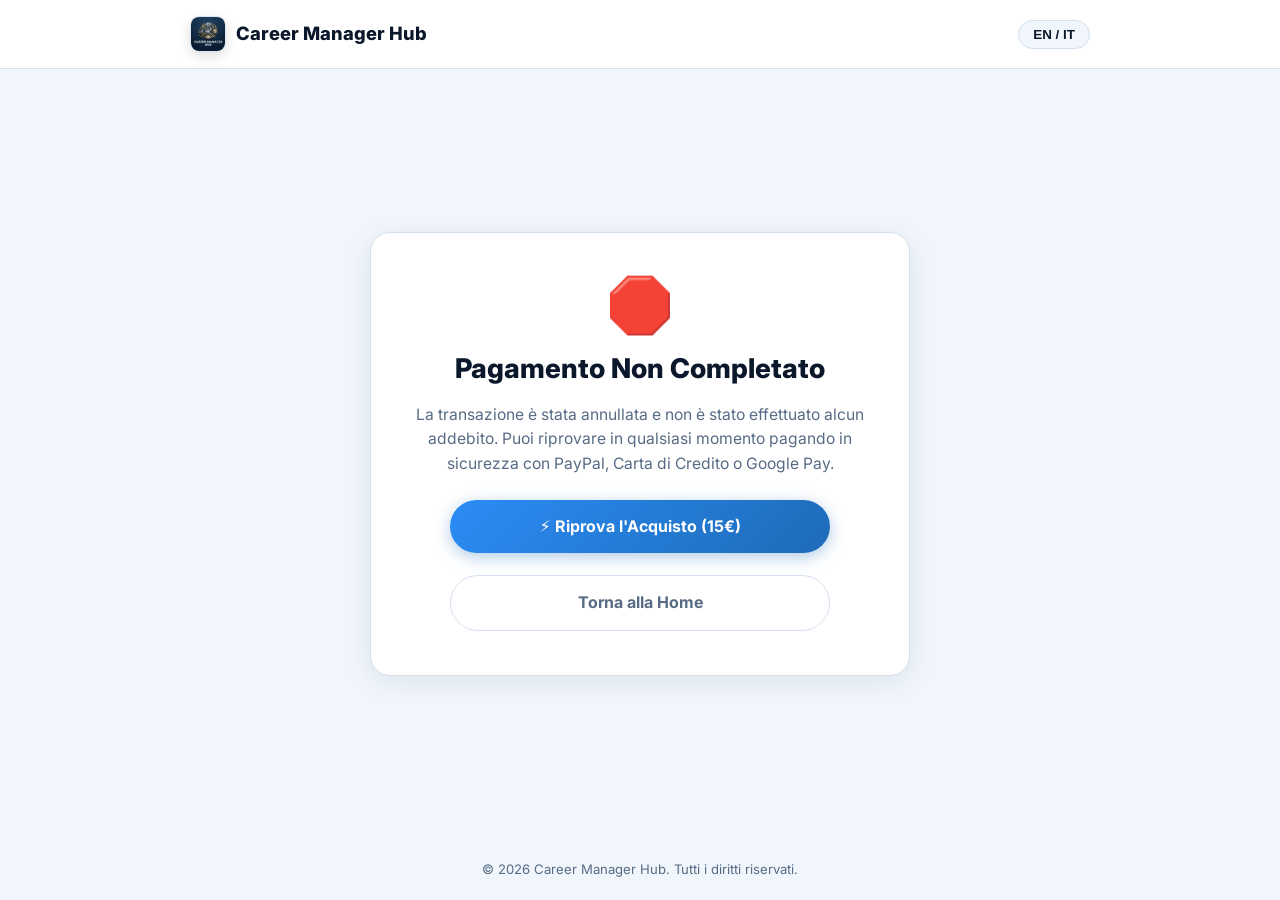
<file: cancel.html>
<!DOCTYPE html>
<html lang="it">
<head>
  <meta charset="UTF-8" />
  <meta name="viewport" content="width=device-width, initial-scale=1.0" />
  <title>Pagamento Annullato - Career Manager Hub</title>
  <link rel="icon" type="image/jpeg" href="logo.jpg?v=2" />
  <link rel="preconnect" href="https://fonts.googleapis.com" />
  <link rel="preconnect" href="https://fonts.gstatic.com" crossorigin />
  <link href="https://fonts.googleapis.com/css2?family=Inter:wght@400;600;700;800;900&amp;display=swap" rel="stylesheet" />
  <style>
:root {
  --navy: #0b172a;
  --blue: #1e6bb8;
  --blue-light: #2b8cf5;
  --light: #f0f6fc;
  --bg: #ffffff;
  --text: #132238;
  --muted: #576b85;
  --border: #d4e0ee;
  --radius: 16px;
  --shadow: 0 6px 28px rgba(11,23,42,0.08);
}
*, *::before, *::after { box-sizing: border-box; margin: 0; padding: 0; }
html, body {
  font-family: 'Inter', system-ui, sans-serif;
  color: var(--text);
  background: var(--light);
  line-height: 1.6;
  min-height: 100vh;
  display: flex;
  flex-direction: column;
  overflow-x: hidden;
}
.header {
  background: white;
  border-bottom: 1px solid var(--border);
  padding: 16px 24px;
}
.header-inner {
  max-width: 900px;
  margin: 0 auto;
  display: flex;
  justify-content: space-between;
  align-items: center;
}
.logo {
  display: flex;
  align-items: center;
  gap: 10px;
  text-decoration: none;
  color: var(--navy);
  font-weight: 800;
  font-size: 1.15rem;
  flex-shrink: 0;
}
.logo img, .nav-logo-img {
  width: 36px;
  height: 36px;
  border-radius: 9px;
  object-fit: cover;
  flex-shrink: 0;
  box-shadow: 0 4px 12px rgba(11,23,42,0.14);
  border: 1px solid rgba(212,224,238,0.8);
}
.lang-toggle {
  background: var(--light);
  border: 1px solid var(--border);
  border-radius: 50px;
  padding: 6px 14px;
  font-size: 0.84rem;
  font-weight: 700;
  cursor: pointer;
  color: var(--navy);
  display: inline-flex;
  align-items: center;
  gap: 6px;
  transition: 0.2s;
  white-space: nowrap;
}
.lang-toggle:hover {
  border-color: var(--blue);
  background: white;
}
.main {
  flex: 1;
  display: flex;
  align-items: center;
  justify-content: center;
  padding: 40px 16px;
}
.cancel-card {
  background: white;
  border: 1px solid var(--border);
  border-radius: 20px;
  padding: 44px 32px;
  max-width: 540px;
  width: 100%;
  text-align: center;
  box-shadow: var(--shadow);
}
.cancel-icon {
  font-size: 3.4rem;
  margin-bottom: 16px;
  line-height: 1;
}
h1 {
  font-size: 1.7rem;
  font-weight: 800;
  color: var(--navy);
  margin-bottom: 12px;
}
p {
  color: var(--muted);
  font-size: 0.98rem;
  margin-bottom: 24px;
  line-height: 1.55;
  word-break: break-word;
}
.btn {
  display: inline-flex;
  align-items: center;
  justify-content: center;
  gap: 10px;
  border-radius: 50px;
  padding: 14px 28px;
  font-weight: 700;
  font-size: 1rem;
  text-decoration: none;
  cursor: pointer;
  transition: 0.2s;
  border: none;
}
.btn-primary {
  background: linear-gradient(135deg, var(--blue-light), var(--blue));
  color: white !important;
  box-shadow: 0 4px 16px rgba(30,107,184,0.35);
}
.btn-primary:hover { transform: translateY(-2px); }
.btn-outline {
  background: transparent;
  color: var(--muted);
  border: 1px solid var(--border);
  margin-top: 12px;
}
.btn-outline:hover { background: var(--light); color: var(--navy); }
.cancel-cta-group {
  display: flex;
  flex-direction: column;
  gap: 10px;
  align-items: center;
}
.cancel-cta-group .btn { width: 100%; max-width: 380px; }
.footer {
  text-align: center;
  padding: 20px;
  color: var(--muted);
  font-size: 0.82rem;
}

@media (max-width: 480px) {
  .header { padding: 10px 14px; }
  .header-inner { padding: 0; gap: 8px; }
  .logo { font-size: 0.9rem; gap: 6px; min-width: 0; flex: 1; }
  .logo span { white-space: nowrap; overflow: hidden; text-overflow: ellipsis; }
  .logo img, .nav-logo-img { display: none !important; }
  .lang-toggle { flex-shrink: 0; padding: 5px 10px; font-size: 0.78rem; }
  .cancel-card { padding: 28px 18px; border-radius: 16px; }
  h1 { font-size: 1.4rem; }
  p { font-size: 0.9rem; }
}
  </style>
</head>
<body>

<header class="header">
  <div class="header-inner">
    <a href="index.html" class="logo">
      <img src="logo.jpg?v=99" alt="Career Manager Hub Logo" class="nav-logo-img" />
      <span>Career Manager Hub</span>
    </a>
    <button class="lang-toggle" onclick="toggleLang()" aria-label="Cambia lingua">
      <span id="lang-label">EN / IT</span>
    </button>
  </div>
</header>

<main class="main">
  <div class="cancel-card">
    <div class="cancel-icon">&#128721;</div>
    <h1 data-it="Pagamento Non Completato" data-en="Payment Not Completed">Pagamento Non Completato</h1>
    <p data-it="La transazione &egrave; stata annullata e non &egrave; stato effettuato alcun addebito. Puoi riprovare in qualsiasi momento pagando in sicurezza con PayPal, Carta di Credito o Google Pay." data-en="The checkout was cancelled and no charge was made. You can try again anytime using PayPal, Cards, or Google Pay.">La transazione &egrave; stata annullata e non &egrave; stato effettuato alcun addebito. Puoi riprovare in qualsiasi momento pagando in sicurezza con PayPal, Carta di Credito o Google Pay.</p>

    <div class="cancel-cta-group">
      <a href="https://buy.stripe.com/cNifZi5r22RW7rFfdGafS00" class="btn btn-primary" data-it="&#9889; Riprova l'Acquisto (15&euro;)" data-en="&#9889; Try Purchase Again (15&euro;)">&#9889; Riprova l'Acquisto (15&euro;)</a>
      <a href="index.html" class="btn btn-outline" data-it="Torna alla Home" data-en="Return to Home">Torna alla Home</a>
    </div>
  </div>
</main>

<footer class="footer">
  <span data-it="&copy; 2026 Career Manager Hub. Tutti i diritti riservati." data-en="&copy; 2026 Career Manager Hub. All rights reserved.">&copy; 2026 Career Manager Hub. Tutti i diritti riservati.</span>
</footer>

<script>
let currentLang = 'it';

function toggleLang() {
  currentLang = currentLang === 'it' ? 'en' : 'it';
  applyLang();
  document.getElementById('lang-label').textContent =
    currentLang === 'it' ? 'EN / IT' : 'IT / EN';
  localStorage.setItem('lang', currentLang);
}

function applyLang() {
  const lang = currentLang;
  document.querySelectorAll('[data-' + lang + ']').forEach(el => {
    const val = el.getAttribute('data-' + lang);
    if (el.tagName === 'INPUT' || el.tagName === 'TEXTAREA') {
      el.placeholder = val;
    } else {
      el.innerHTML = val;
    }
  });
  document.documentElement.lang = lang;
  document.title = lang === 'it'
    ? 'Pagamento Annullato - Career Manager Hub'
    : 'Payment Cancelled - Career Manager Hub';

  // Update Stripe links locale
  const stripeLocale = lang === 'en' ? 'en' : 'it';
  document.querySelectorAll('a[href*="buy.stripe.com"]').forEach(a => {
    const base = a.href.split('?')[0];
    a.href = base + '?locale=' + stripeLocale;
  });
}

document.addEventListener('DOMContentLoaded', () => {
  const urlParams = new URLSearchParams(window.location.search);
  const langParam = urlParams.get('lang');
  const saved = langParam || localStorage.getItem('lang');
  if (saved && saved === 'en') {
    currentLang = 'en';
    applyLang();
    const lbl = document.getElementById('lang-label');
    if (lbl) lbl.textContent = 'IT / EN';
  }
});
</script>
</body>
</html>
</file>
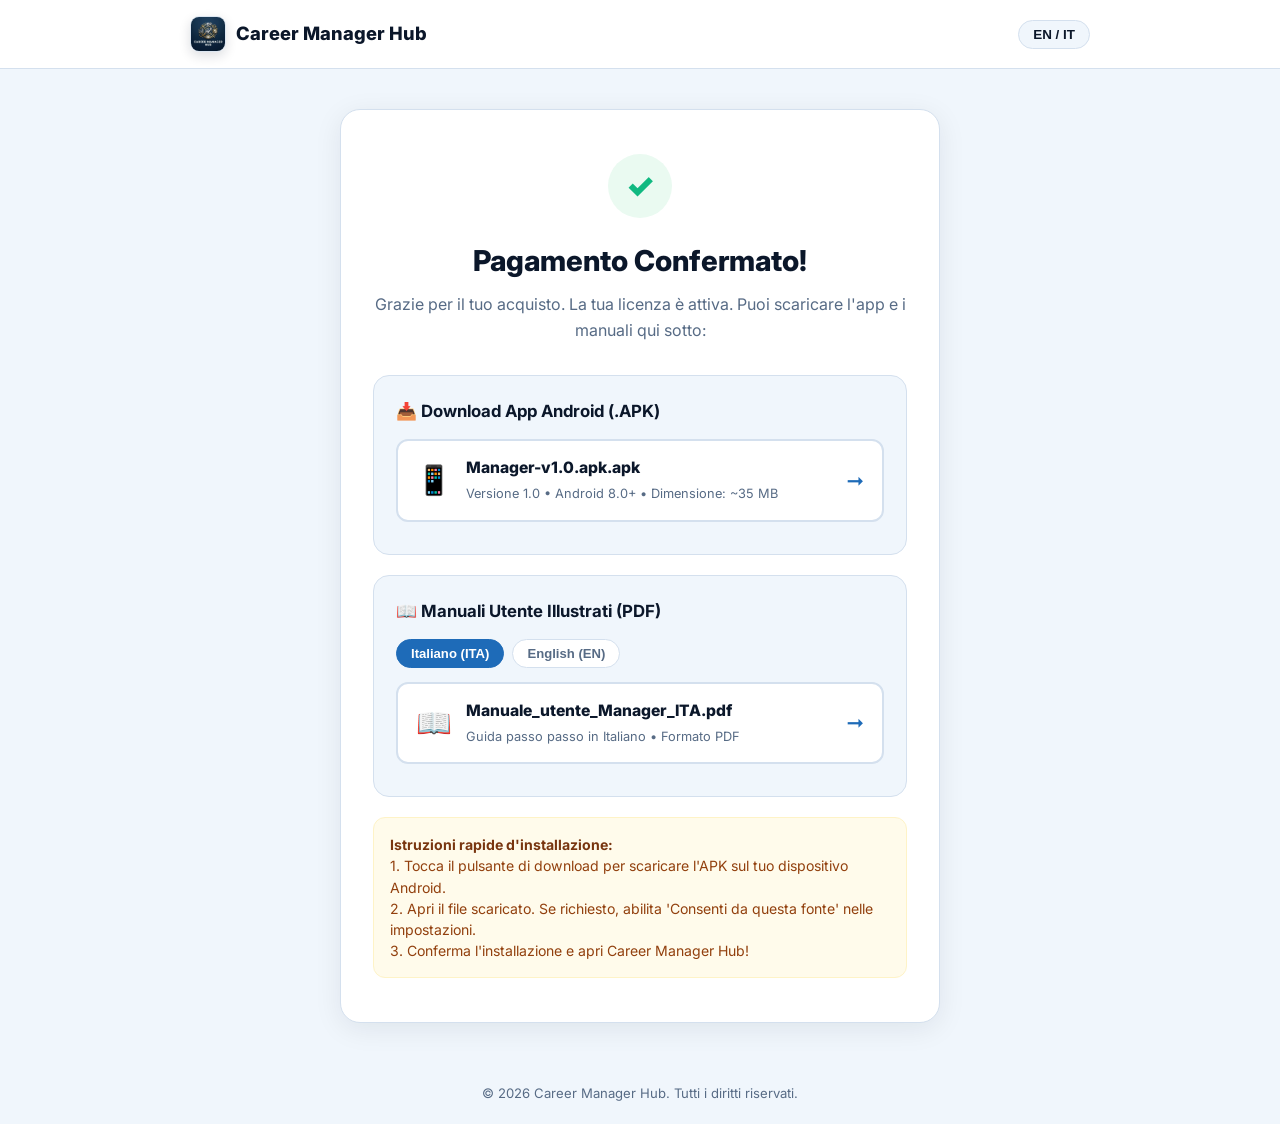
<file: success.html>
<!DOCTYPE html>
<html lang="it">
<head>
  <meta charset="UTF-8" />
  <meta name="viewport" content="width=device-width, initial-scale=1.0" />
  <title>Grazie per l'acquisto! - Career Manager Hub</title>
  <link rel="icon" type="image/jpeg" href="logo.jpg?v=2" />
  <link rel="preconnect" href="https://fonts.googleapis.com" />
  <link rel="preconnect" href="https://fonts.gstatic.com" crossorigin />
  <link href="https://fonts.googleapis.com/css2?family=Inter:wght@400;600;700;800;900&amp;display=swap" rel="stylesheet" />
  <style>
:root {
  --navy: #0b172a;
  --blue: #1e6bb8;
  --blue-light: #2b8cf5;
  --green: #10b981;
  --light: #f0f6fc;
  --bg: #ffffff;
  --text: #132238;
  --muted: #576b85;
  --border: #d4e0ee;
  --radius: 16px;
  --shadow: 0 6px 28px rgba(11,23,42,0.08);
}
*, *::before, *::after { box-sizing: border-box; margin: 0; padding: 0; }
html, body {
  font-family: 'Inter', system-ui, sans-serif;
  color: var(--text);
  background: var(--light);
  line-height: 1.6;
  min-height: 100vh;
  display: flex;
  flex-direction: column;
  overflow-x: hidden;
}
.header {
  background: white;
  border-bottom: 1px solid var(--border);
  padding: 16px 24px;
}
.header-inner {
  max-width: 900px;
  margin: 0 auto;
  display: flex;
  justify-content: space-between;
  align-items: center;
}
.logo {
  display: flex;
  align-items: center;
  gap: 10px;
  text-decoration: none;
  color: var(--navy);
  font-weight: 800;
  font-size: 1.15rem;
  flex-shrink: 0;
}
.logo img, .nav-logo-img {
  width: 36px;
  height: 36px;
  border-radius: 9px;
  object-fit: cover;
  flex-shrink: 0;
  box-shadow: 0 4px 12px rgba(11,23,42,0.14);
  border: 1px solid rgba(212,224,238,0.8);
}
.lang-toggle {
  background: var(--light);
  border: 1px solid var(--border);
  border-radius: 50px;
  padding: 6px 14px;
  font-size: 0.84rem;
  font-weight: 700;
  cursor: pointer;
  color: var(--navy);
  display: inline-flex;
  align-items: center;
  gap: 6px;
  transition: 0.2s;
  white-space: nowrap;
}
.lang-toggle:hover {
  border-color: var(--blue);
  background: white;
}
.main {
  flex: 1;
  display: flex;
  align-items: center;
  justify-content: center;
  padding: 40px 16px;
}
.success-card {
  background: white;
  border: 1px solid var(--border);
  border-radius: 20px;
  padding: 44px 32px;
  max-width: 600px;
  width: 100%;
  box-shadow: var(--shadow);
}
.success-icon {
  width: 64px;
  height: 64px;
  border-radius: 50%;
  background: #eafaf1;
  color: var(--green);
  display: flex;
  align-items: center;
  justify-content: center;
  font-size: 2rem;
  font-weight: 900;
  margin: 0 auto 20px;
}
h1 {
  font-size: 1.8rem;
  font-weight: 800;
  color: var(--navy);
  text-align: center;
  margin-bottom: 8px;
}
.sub {
  color: var(--muted);
  text-align: center;
  font-size: 1rem;
  margin-bottom: 32px;
}
.dl-section {
  background: var(--light);
  border: 1px solid var(--border);
  border-radius: var(--radius);
  padding: 22px;
  margin-bottom: 20px;
}
.dl-section h3 {
  font-size: 1.05rem;
  color: var(--navy);
  margin-bottom: 14px;
  display: flex;
  align-items: center;
  gap: 8px;
}
.download-btn {
  display: flex;
  align-items: center;
  gap: 14px;
  background: white;
  border: 2px solid var(--border);
  border-radius: 12px;
  padding: 14px 18px;
  text-decoration: none;
  color: var(--text);
  transition: 0.2s;
  cursor: pointer;
  margin-bottom: 10px;
}
.download-btn:hover {
  border-color: var(--blue);
  transform: translateY(-2px);
  box-shadow: 0 4px 16px rgba(30,107,184,0.15);
}
.download-btn .dl-icon { font-size: 1.8rem; flex-shrink: 0; }
.download-btn .dl-info { flex: 1; min-width: 0; overflow: hidden; }
.download-btn .dl-title { font-size: 0.98rem; font-weight: 800; color: var(--navy); display: block; word-break: break-all; overflow-wrap: break-word; }
.download-btn .dl-sub { font-size: 0.8rem; color: var(--muted); font-weight: 400; margin-top: 2px; word-break: break-word; }
.download-btn .dl-arrow { color: var(--blue); font-size: 1.3rem; font-weight: 900; flex-shrink: 0; }
.lang-tabs { display: flex; gap: 8px; margin-bottom: 14px; flex-wrap: wrap; }
.lang-tab {
  padding: 6px 14px;
  background: white;
  border: 1px solid var(--border);
  border-radius: 50px;
  font-size: 0.82rem;
  font-weight: 700;
  cursor: pointer;
  color: var(--muted);
}
.lang-tab.active {
  background: var(--blue);
  color: white;
  border-color: var(--blue);
}
.manual-panel { display: none; }
.manual-panel.active { display: block; }
.instructions {
  background: #fffbeb;
  border: 1px solid #fef3c7;
  border-radius: 12px;
  padding: 16px;
  font-size: 0.88rem;
  color: #92400e;
  line-height: 1.5;
  margin-top: 20px;
  word-break: break-word;
}
.instructions strong { color: #78350f; }
.footer {
  text-align: center;
  padding: 20px;
  color: var(--muted);
  font-size: 0.82rem;
}

@media (max-width: 480px) {
  .header { padding: 10px 14px; }
  .header-inner { padding: 0; gap: 8px; }
  .logo { font-size: 0.9rem; gap: 6px; min-width: 0; flex: 1; }
  .logo span { white-space: nowrap; overflow: hidden; text-overflow: ellipsis; }
  .logo img, .nav-logo-img { display: none !important; }
  .lang-toggle { flex-shrink: 0; padding: 5px 10px; font-size: 0.78rem; }
  .success-card { padding: 24px 16px; border-radius: 16px; }
  .dl-section { padding: 16px; }
  .download-btn { padding: 12px 14px; gap: 10px; }
  .dl-icon { font-size: 1.5rem; }
  .dl-title { font-size: 0.88rem; }
  .dl-sub { font-size: 0.75rem; }
  h1 { font-size: 1.5rem; }
  .sub { font-size: 0.92rem; margin-bottom: 24px; }
  .instructions { font-size: 0.82rem; padding: 14px; }
}
  </style>
</head>
<body>

<header class="header">
  <div class="header-inner">
    <a href="index.html" class="logo">
      <img src="logo.jpg?v=99" alt="Career Manager Hub Logo" class="nav-logo-img" />
      <span>Career Manager Hub</span>
    </a>
    <button class="lang-toggle" onclick="toggleLang()" aria-label="Cambia lingua">
      <span id="lang-label">EN / IT</span>
    </button>
  </div>
</header>

<main class="main">
  <div class="success-card">
    <div class="success-icon">&#10003;</div>
    <h1 data-it="Pagamento Confermato!" data-en="Payment Confirmed!">Pagamento Confermato!</h1>
    <p class="sub" data-it="Grazie per il tuo acquisto. La tua licenza &egrave; attiva. Puoi scaricare l'app e i manuali qui sotto:" data-en="Thank you for your purchase. Your license is active. Download your app and guides below:">Grazie per il tuo acquisto. La tua licenza &egrave; attiva. Puoi scaricare l'app e i manuali qui sotto:</p>

    <!-- DOWNLOAD APK -->
    <div class="dl-section">
      <h3 data-it="&#128229; Download App Android (.APK)" data-en="&#128229; Download Android App (.APK)">&#128229; Download App Android (.APK)</h3>
      <a class="download-btn" href="https://github.com/bslucalg/manager-app/releases/download/v1.0/Manager-v1.0.apk.apk" download>
        <span class="dl-icon">&#128241;</span>
        <div class="dl-info">
          <span class="dl-title">Manager-v1.0.apk.apk</span>
          <span class="dl-sub" data-it="Versione 1.0 • Android 8.0+ • Dimensione: ~35 MB" data-en="Version 1.0 • Android 8.0+ • Size: ~35 MB">Versione 1.0 • Android 8.0+ • Dimensione: ~35 MB</span>
        </div>
        <span class="dl-arrow">&#10142;</span>
      </a>
    </div>

    <!-- DOWNLOAD MANUALI -->
    <div class="dl-section">
      <h3 data-it="&#128214; Manuali Utente Illustrati (PDF)" data-en="&#128214; Illustrated User Manuals (PDF)">&#128214; Manuali Utente Illustrati (PDF)</h3>
      <div class="lang-tabs">
        <button class="lang-tab active" onclick="showManual('it', this)" data-it="Italiano (ITA)" data-en="Italian (ITA)">Italiano (ITA)</button>
        <button class="lang-tab" onclick="showManual('en', this)" data-it="Inglese (EN)" data-en="English (EN)">English (EN)</button>
      </div>

      <div class="manual-panel active" id="manual-it">
        <a class="download-btn" href="https://github.com/bslucalg/manager-app/releases/download/v1.0/Manuale_utente_Manager_ITA.pdf" download>
          <span class="dl-icon">&#128214;</span>
          <div class="dl-info">
            <span class="dl-title">Manuale_utente_Manager_ITA.pdf</span>
            <span class="dl-sub" data-it="Guida passo passo in Italiano • Formato PDF" data-en="Step-by-step guide in Italian • PDF format">Guida passo passo in Italiano • Formato PDF</span>
          </div>
          <span class="dl-arrow">&#10142;</span>
        </a>
      </div>

      <div class="manual-panel" id="manual-en">
        <a class="download-btn" href="https://github.com/bslucalg/manager-app/releases/download/v1.0/User_Manual_Manager_EN.pdf" download>
          <span class="dl-icon">&#128214;</span>
          <div class="dl-info">
            <span class="dl-title">User_Manual_Manager_EN.pdf</span>
            <span class="dl-sub" data-it="Guida passo passo completa in Inglese • Formato PDF" data-en="Comprehensive step-by-step Guide in English • PDF format">Comprehensive step-by-step Guide in English • PDF format</span>
          </div>
          <span class="dl-arrow">&#10142;</span>
        </a>
      </div>
    </div>

    <div class="instructions">
      <strong data-it="Istruzioni rapide d'installazione:" data-en="Quick install instructions:">Istruzioni rapide d'installazione:</strong><br />
      <span data-it="1. Tocca il pulsante di download per scaricare l'APK sul tuo dispositivo Android.<br />2. Apri il file scaricato. Se richiesto, abilita 'Consenti da questa fonte' nelle impostazioni.<br />3. Conferma l'installazione e apri Career Manager Hub!" data-en="1. Tap download to save the APK file to your Android device.<br />2. Open the file. Enable 'Allow from this source' if prompted.<br />3. Complete the installation and enjoy Career Manager Hub!">1. Tocca il pulsante di download per scaricare l'APK sul tuo dispositivo Android.<br />2. Apri il file scaricato. Se richiesto, abilita 'Consenti da questa fonte' nelle impostazioni.<br />3. Conferma l'installazione e apri Career Manager Hub!</span>
    </div>
  </div>
</main>

<footer class="footer">
  <span data-it="&copy; 2026 Career Manager Hub. Tutti i diritti riservati." data-en="&copy; 2026 Career Manager Hub. All rights reserved.">&copy; 2026 Career Manager Hub. Tutti i diritti riservati.</span>
</footer>

<script>
let currentLang = 'it';

function toggleLang() {
  currentLang = currentLang === 'it' ? 'en' : 'it';
  applyLang();
  document.getElementById('lang-label').textContent =
    currentLang === 'it' ? 'EN / IT' : 'IT / EN';
  localStorage.setItem('lang', currentLang);
}

function applyLang() {
  const lang = currentLang;
  document.querySelectorAll('[data-' + lang + ']').forEach(el => {
    const val = el.getAttribute('data-' + lang);
    if (el.tagName === 'INPUT' || el.tagName === 'TEXTAREA') {
      el.placeholder = val;
    } else {
      el.innerHTML = val;
    }
  });
  document.documentElement.lang = lang;
  document.title = lang === 'it'
    ? 'Grazie per l\'acquisto! - Career Manager Hub'
    : 'Thank you for your purchase! - Career Manager Hub';
}

function showManual(lang, btn) {
  document.querySelectorAll('.manual-panel').forEach(p => p.classList.remove('active'));
  document.querySelectorAll('.lang-tab').forEach(b => b.classList.remove('active'));
  document.getElementById('manual-' + lang).classList.add('active');
  btn.classList.add('active');
}

document.addEventListener('DOMContentLoaded', () => {
  const urlParams = new URLSearchParams(window.location.search);
  const langParam = urlParams.get('lang');
  const saved = langParam || localStorage.getItem('lang');
  if (saved && saved === 'en') {
    currentLang = 'en';
    applyLang();
    const lbl = document.getElementById('lang-label');
    if (lbl) lbl.textContent = 'IT / EN';
  }
});
</script>
</body>
</html>
</file>
